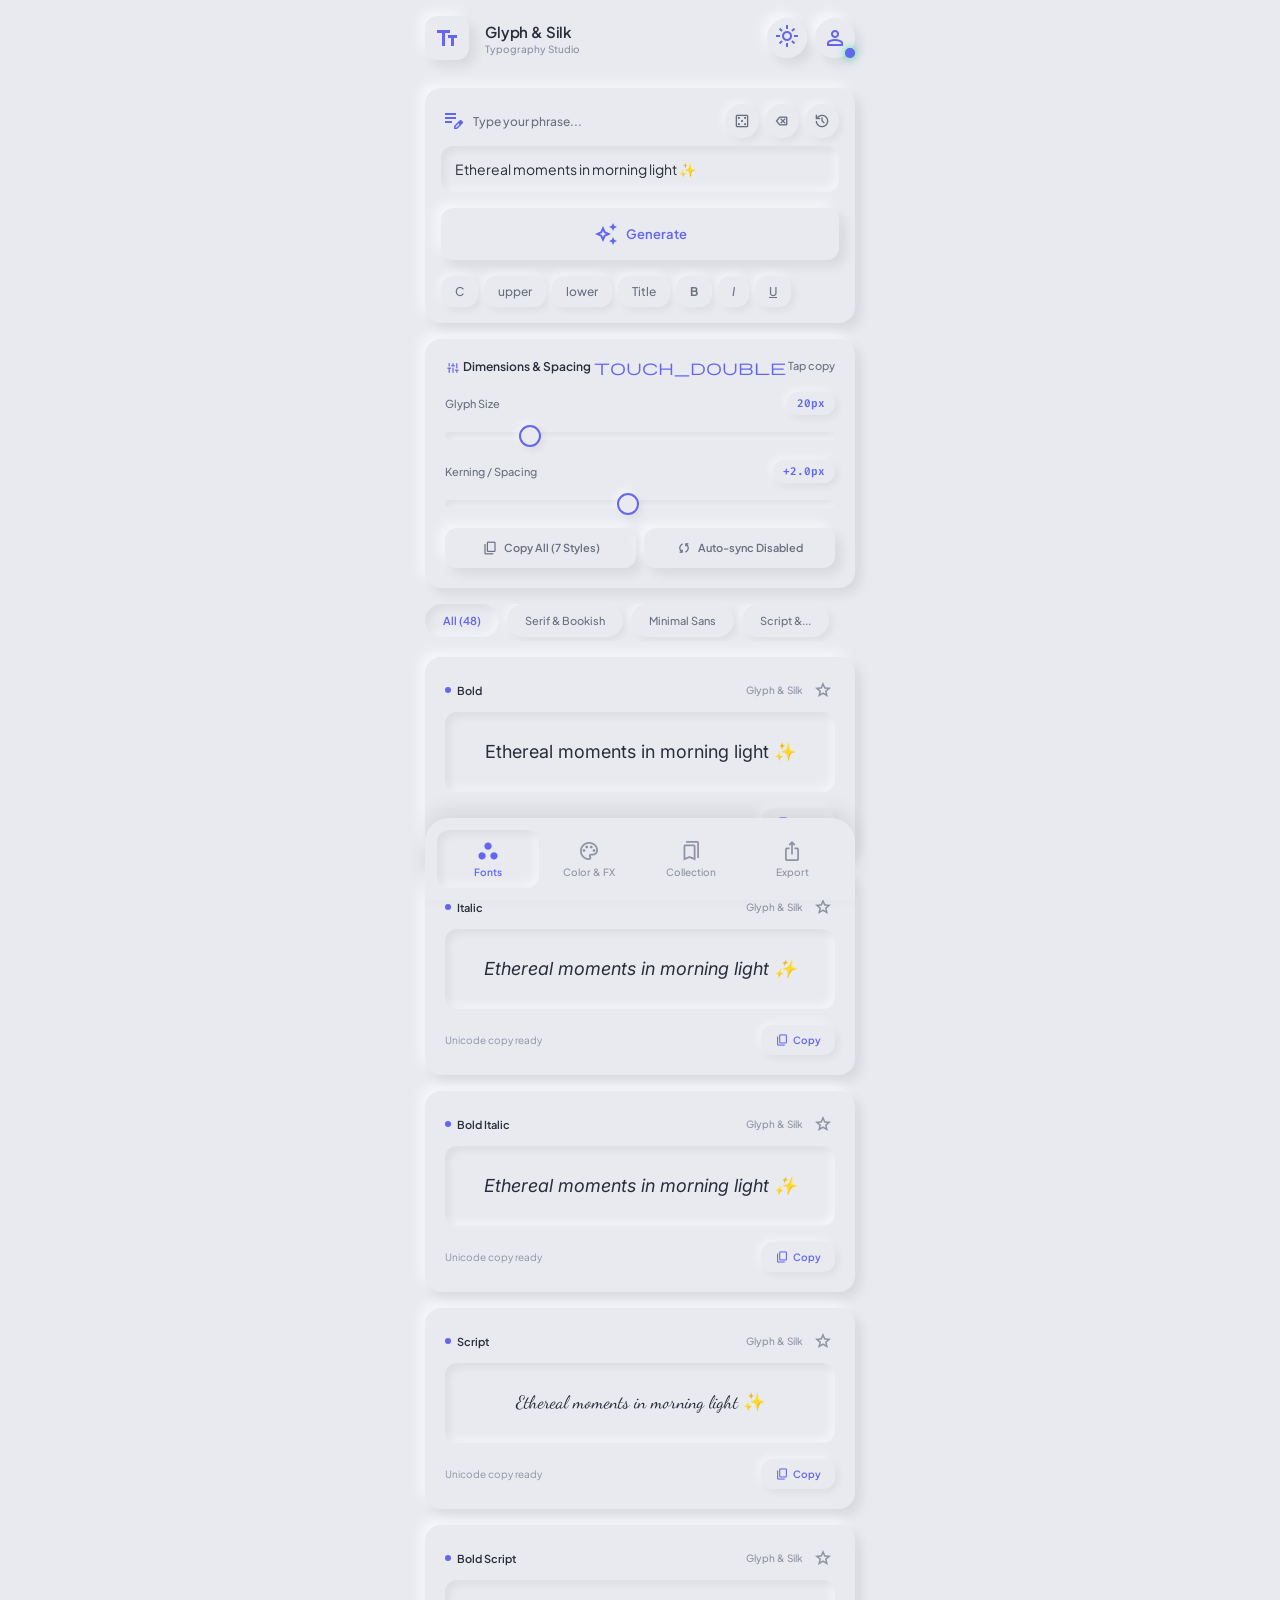
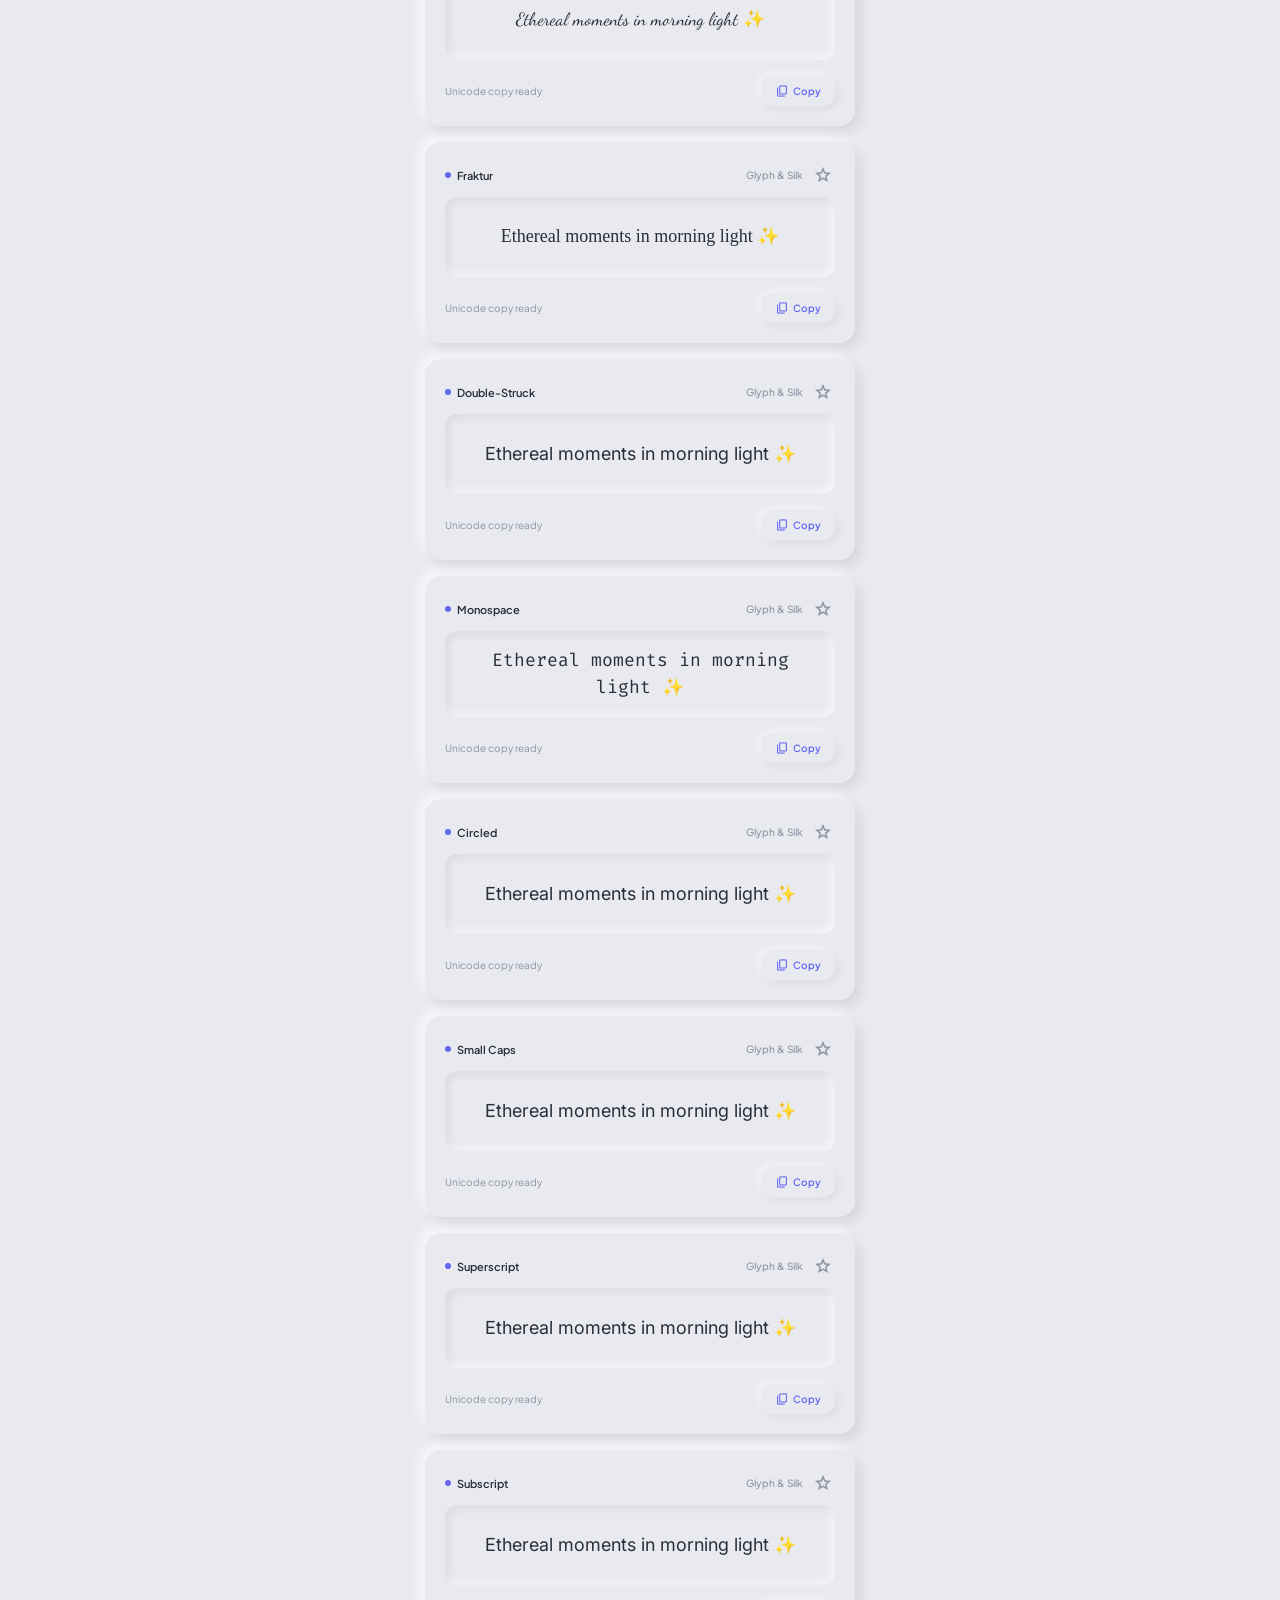
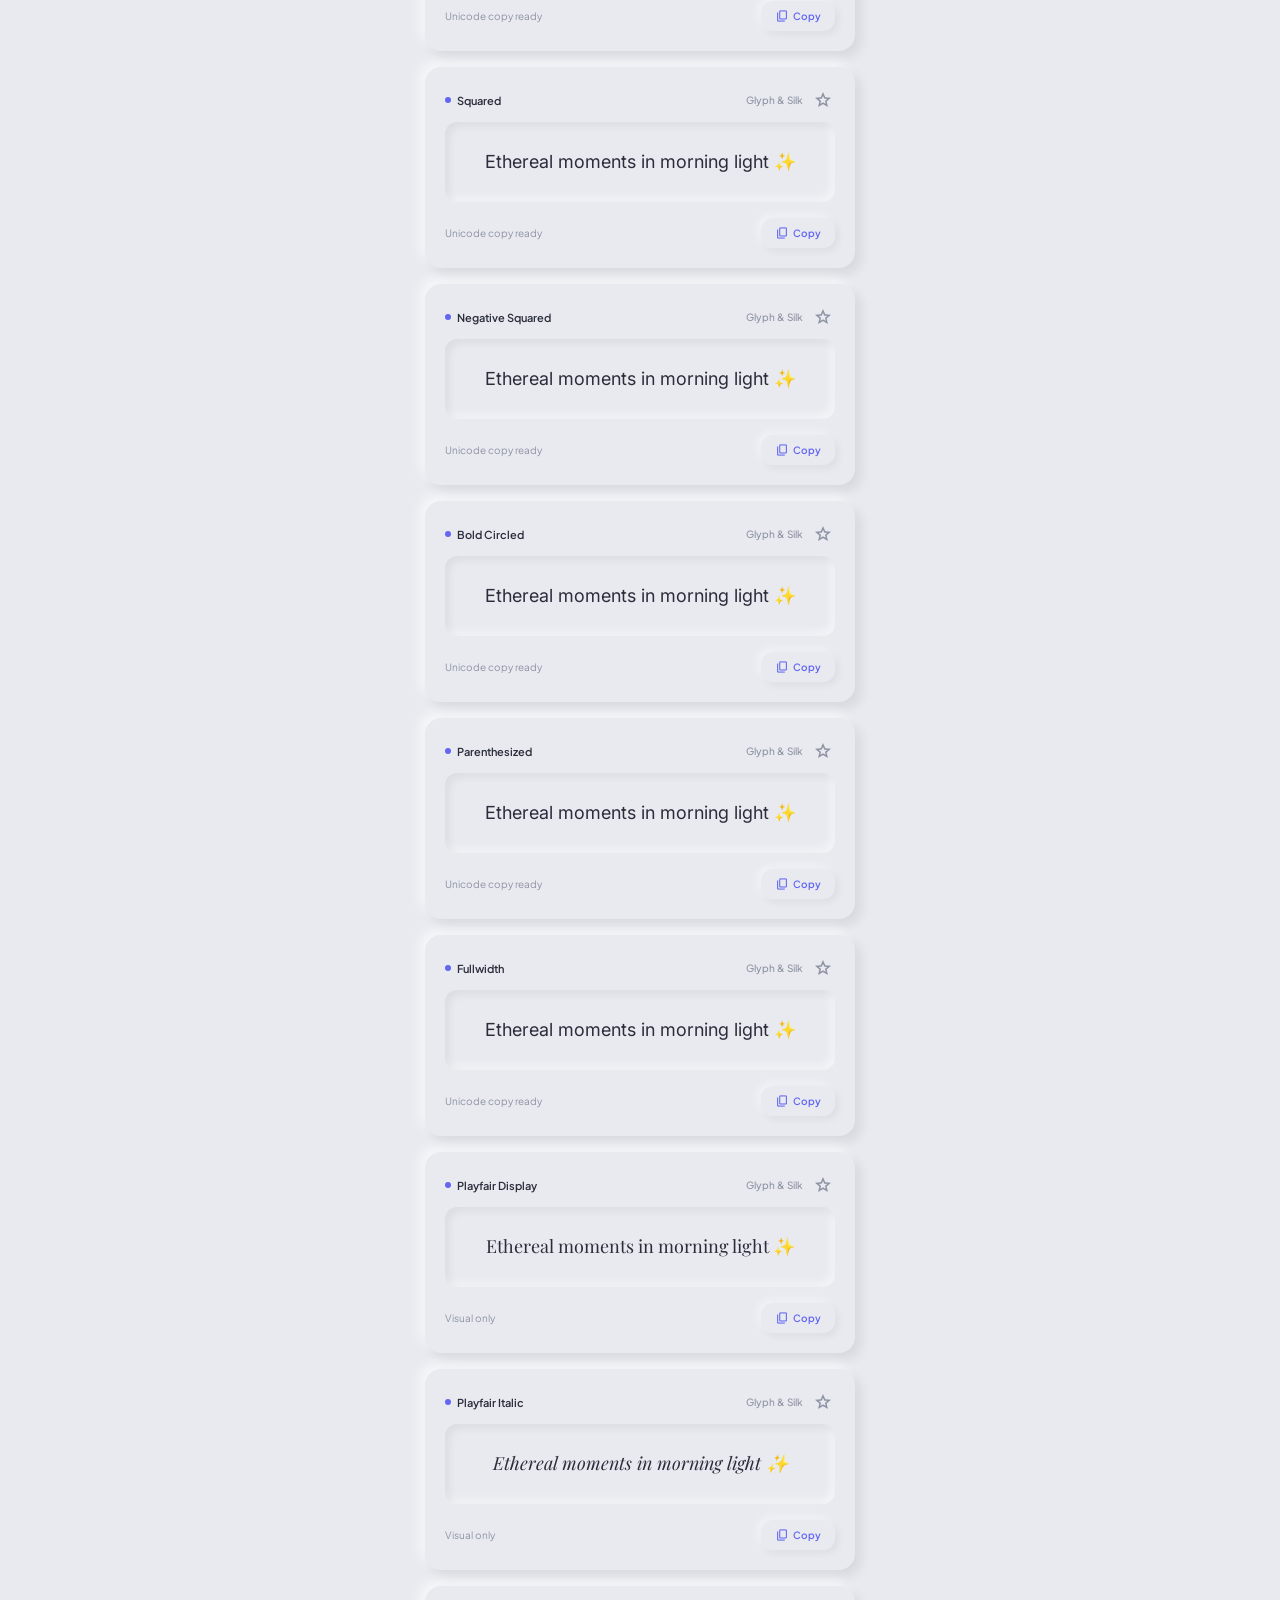
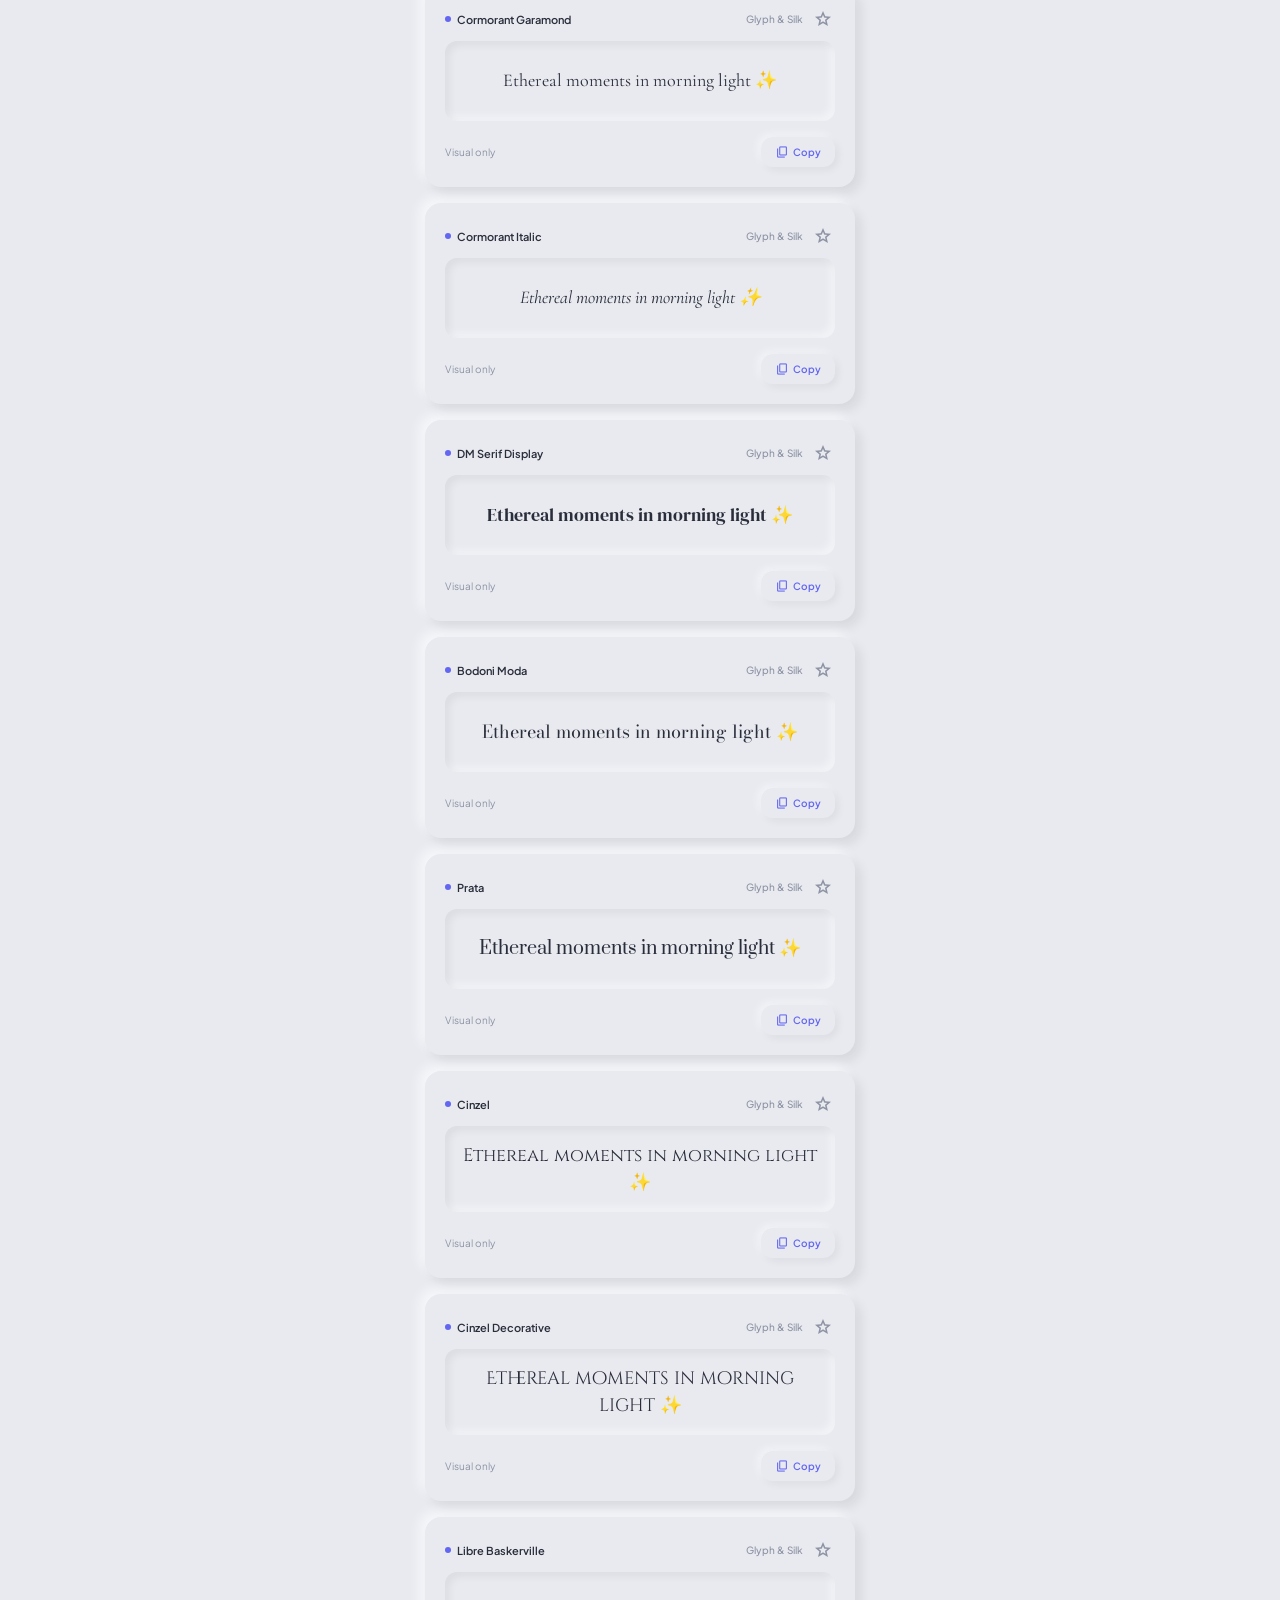
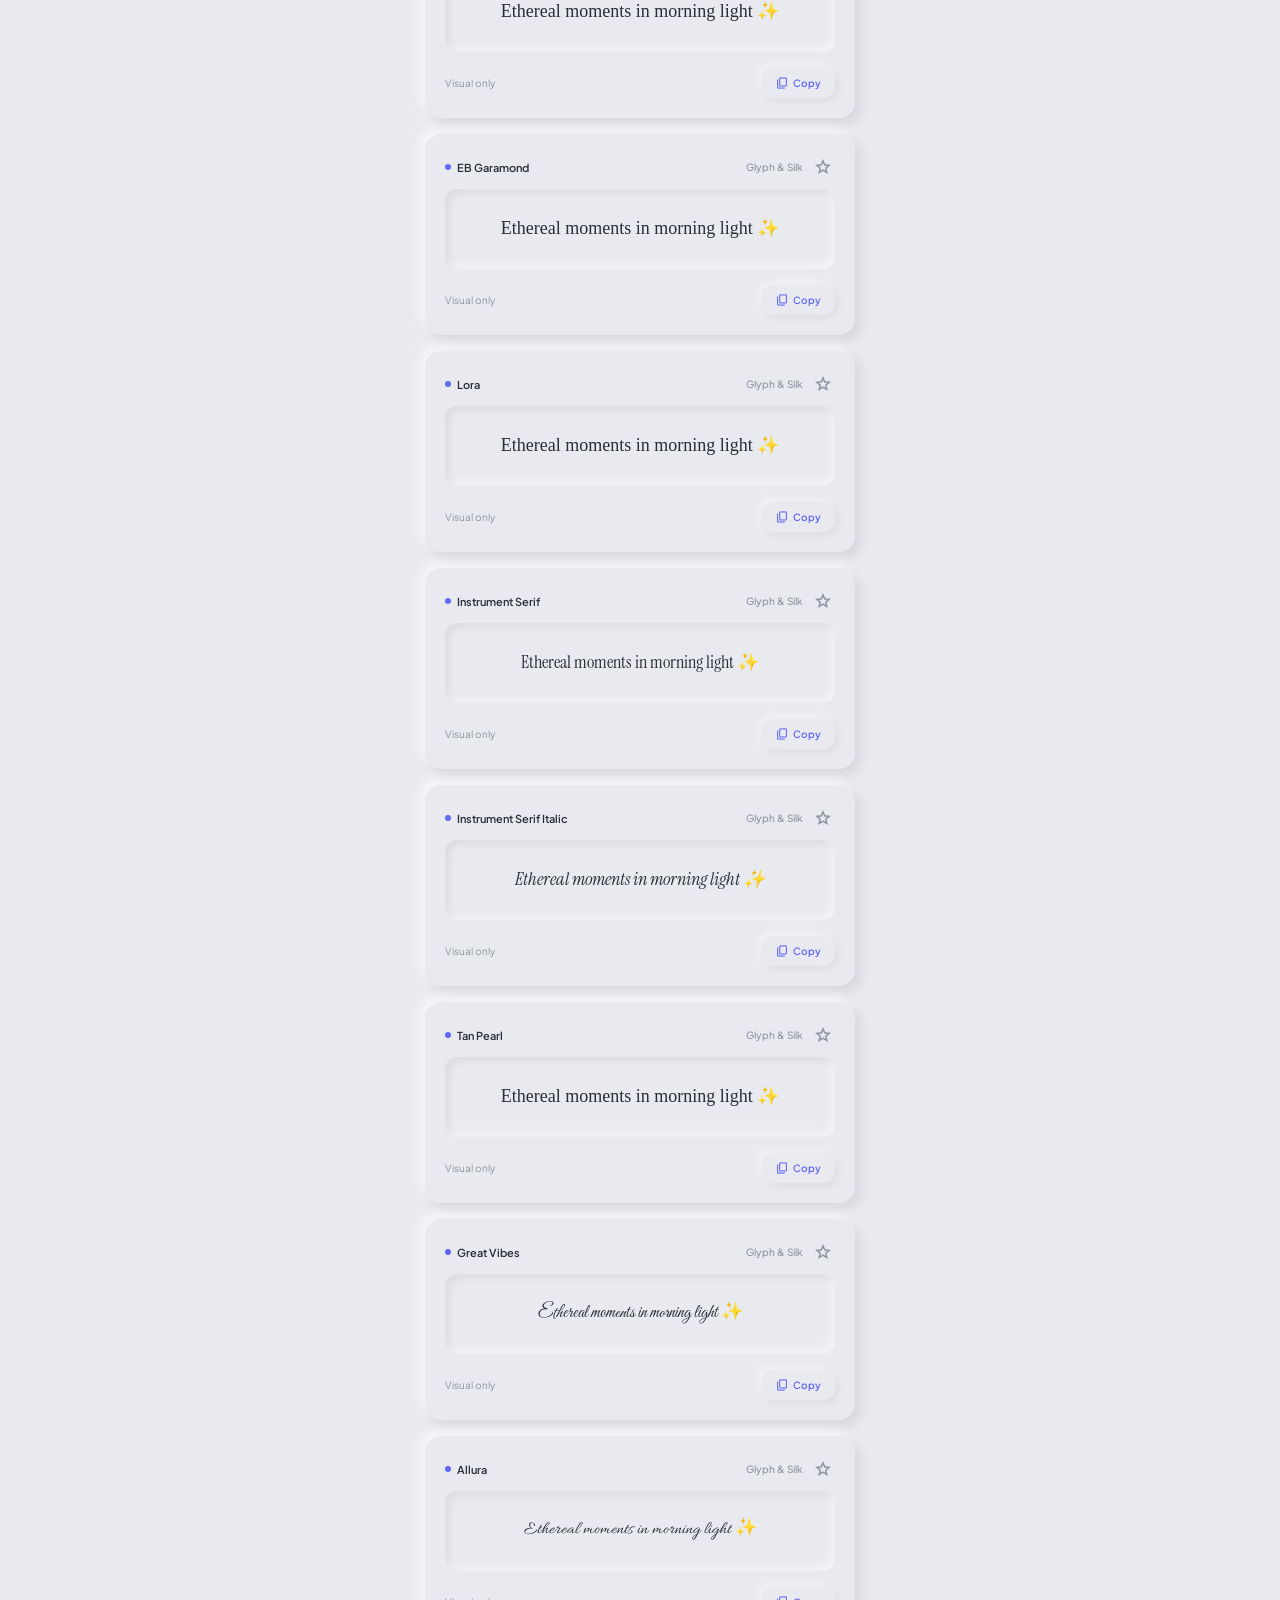
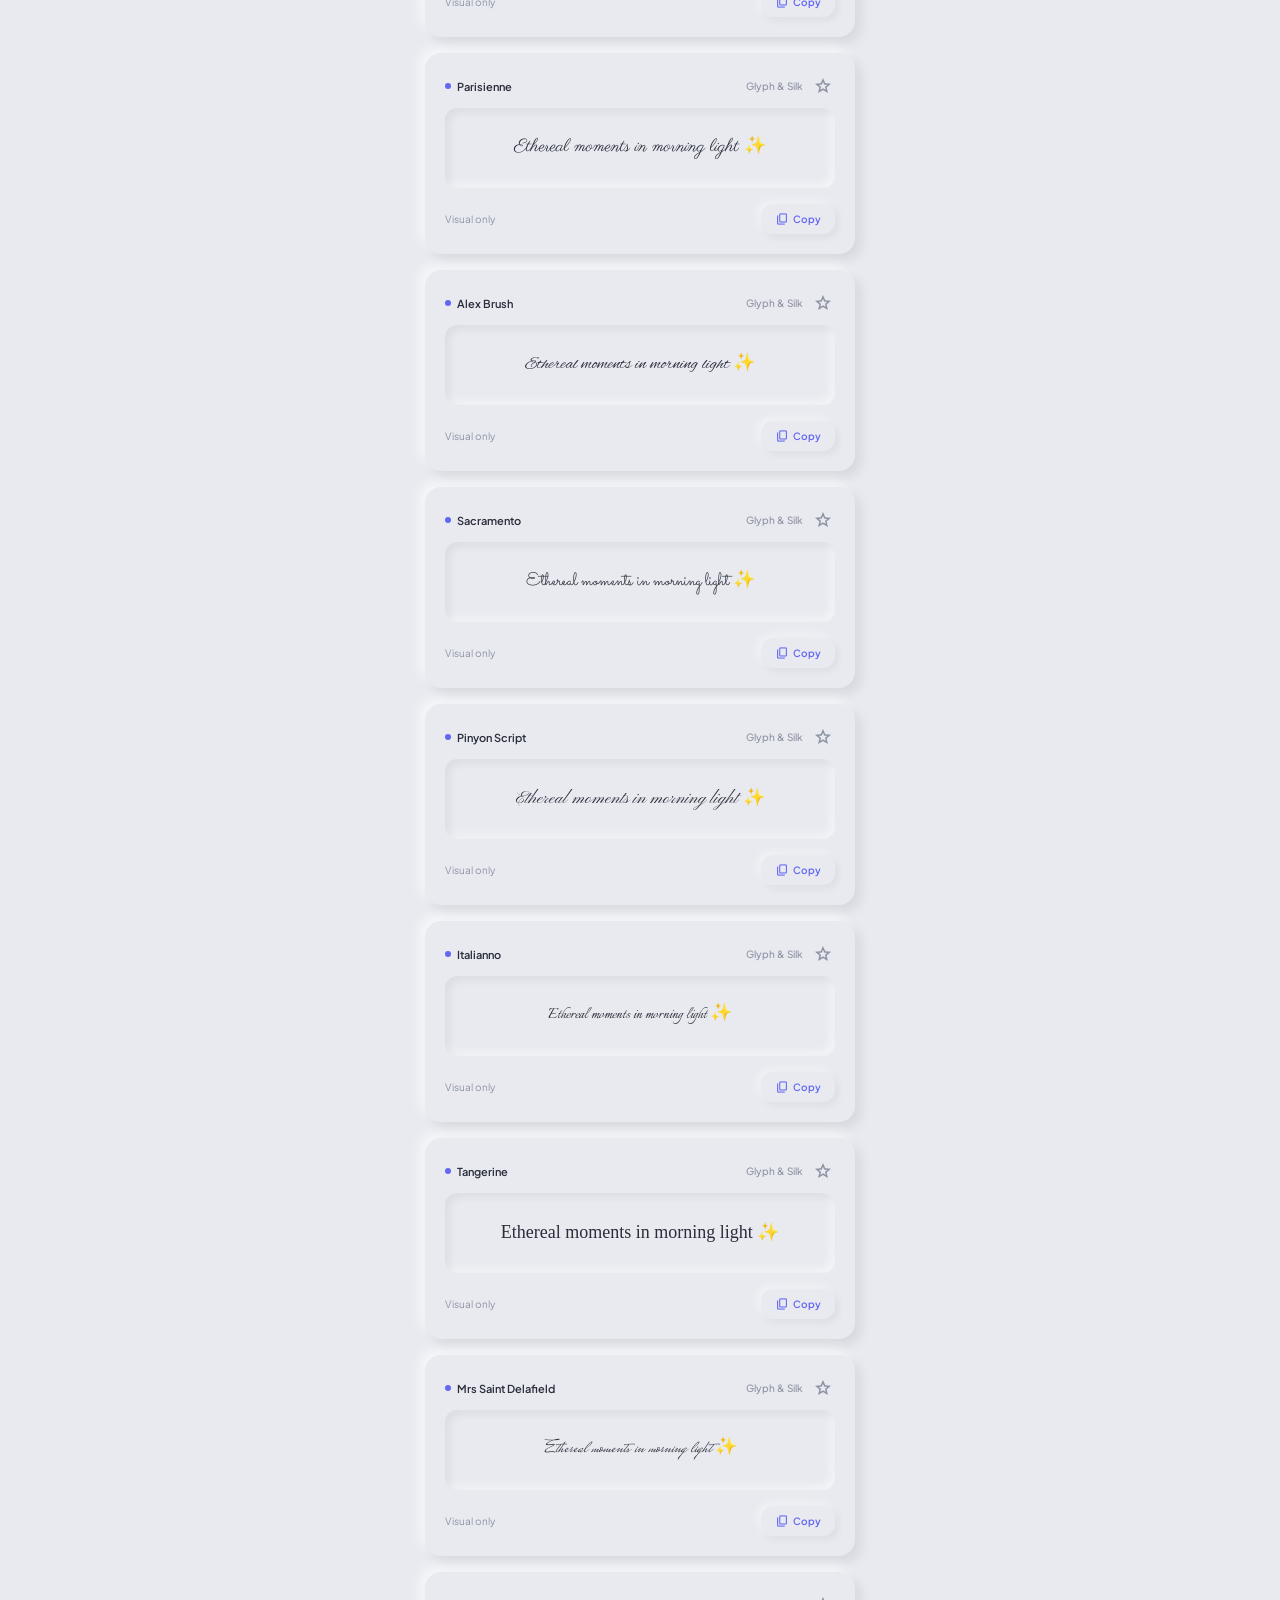
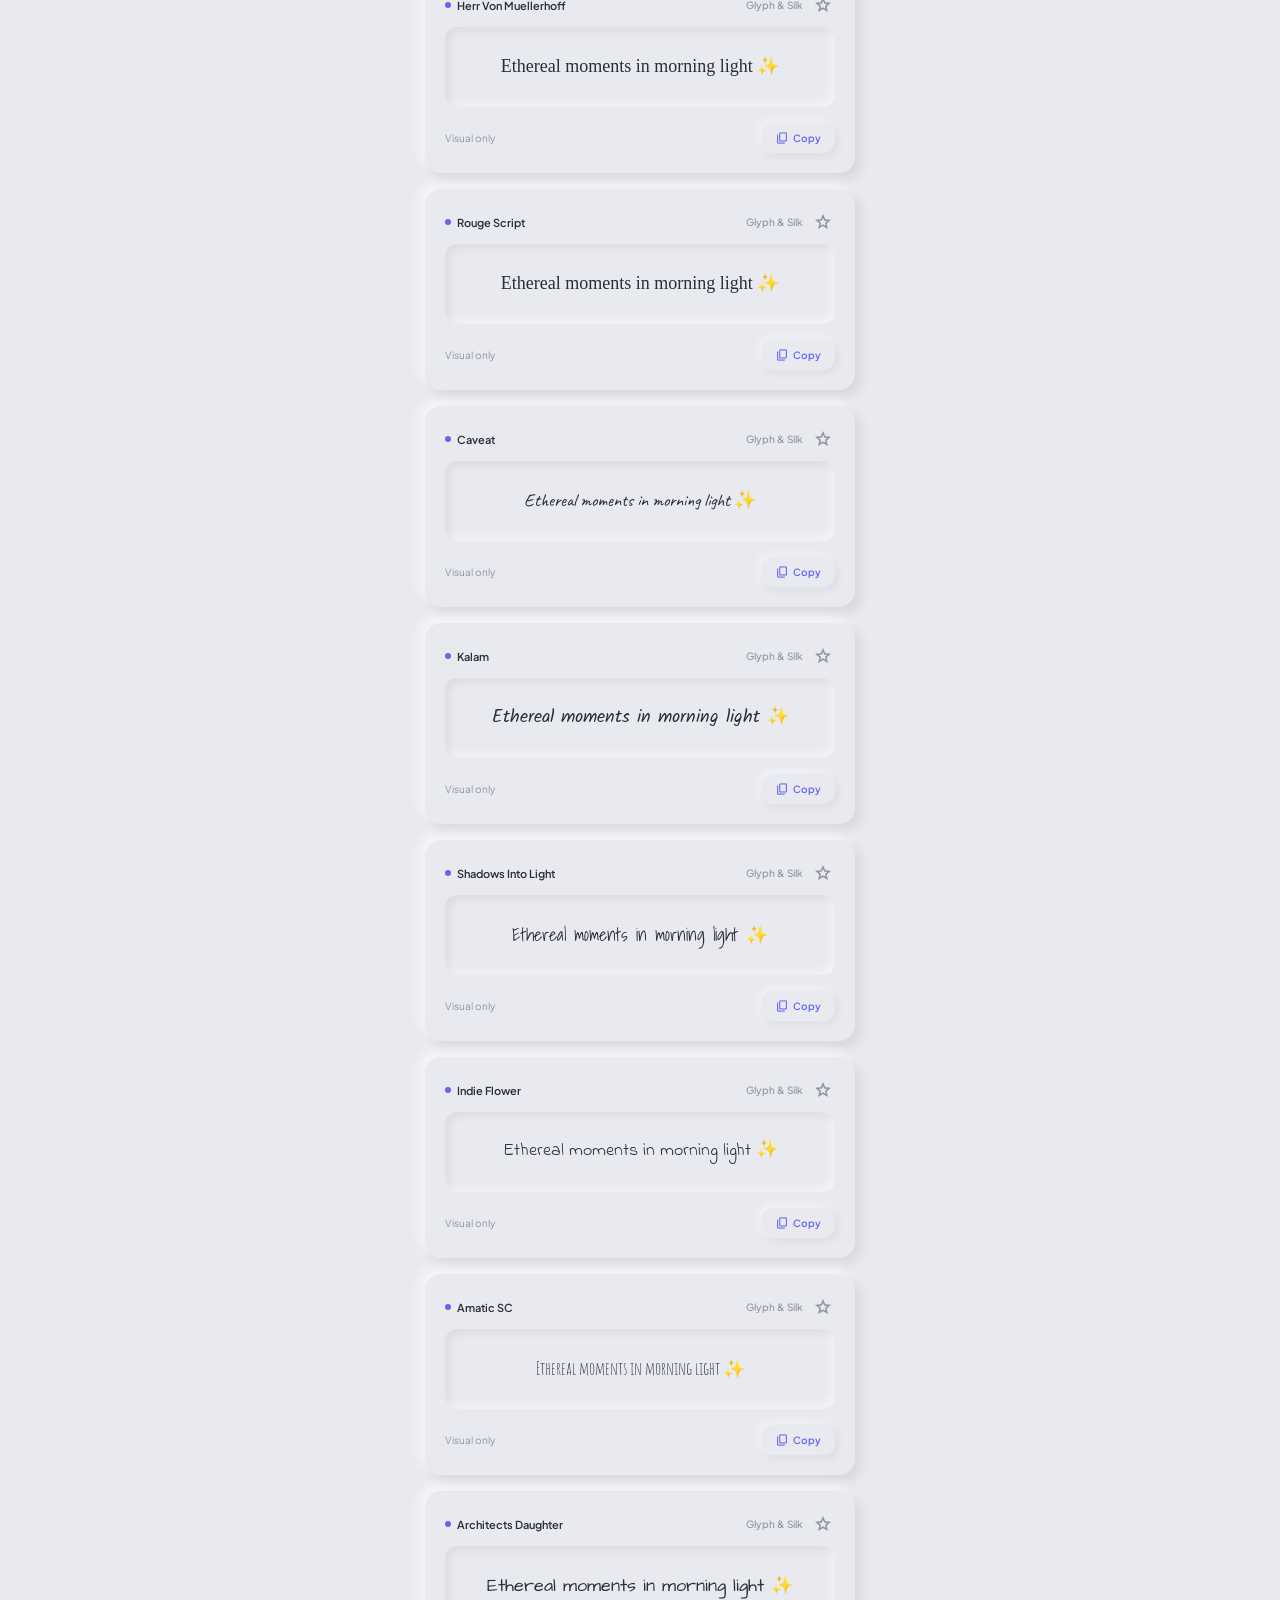
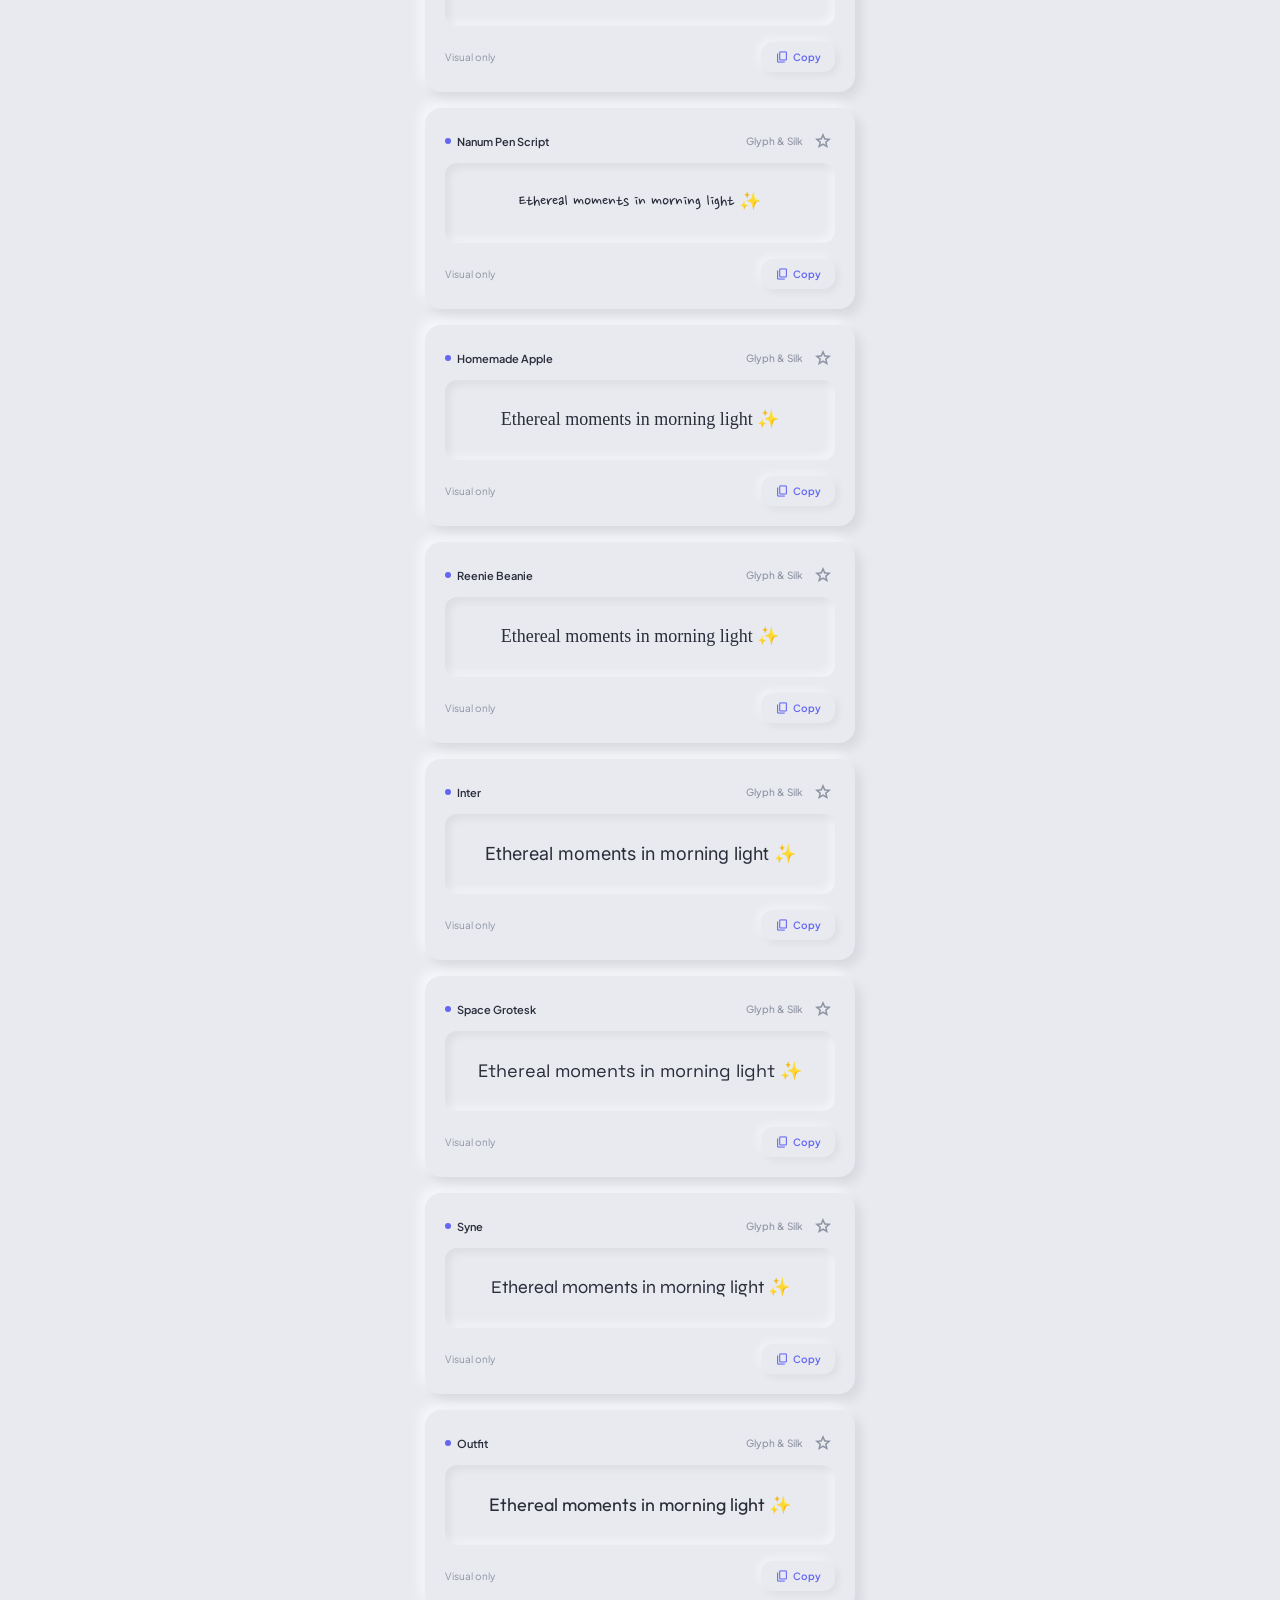
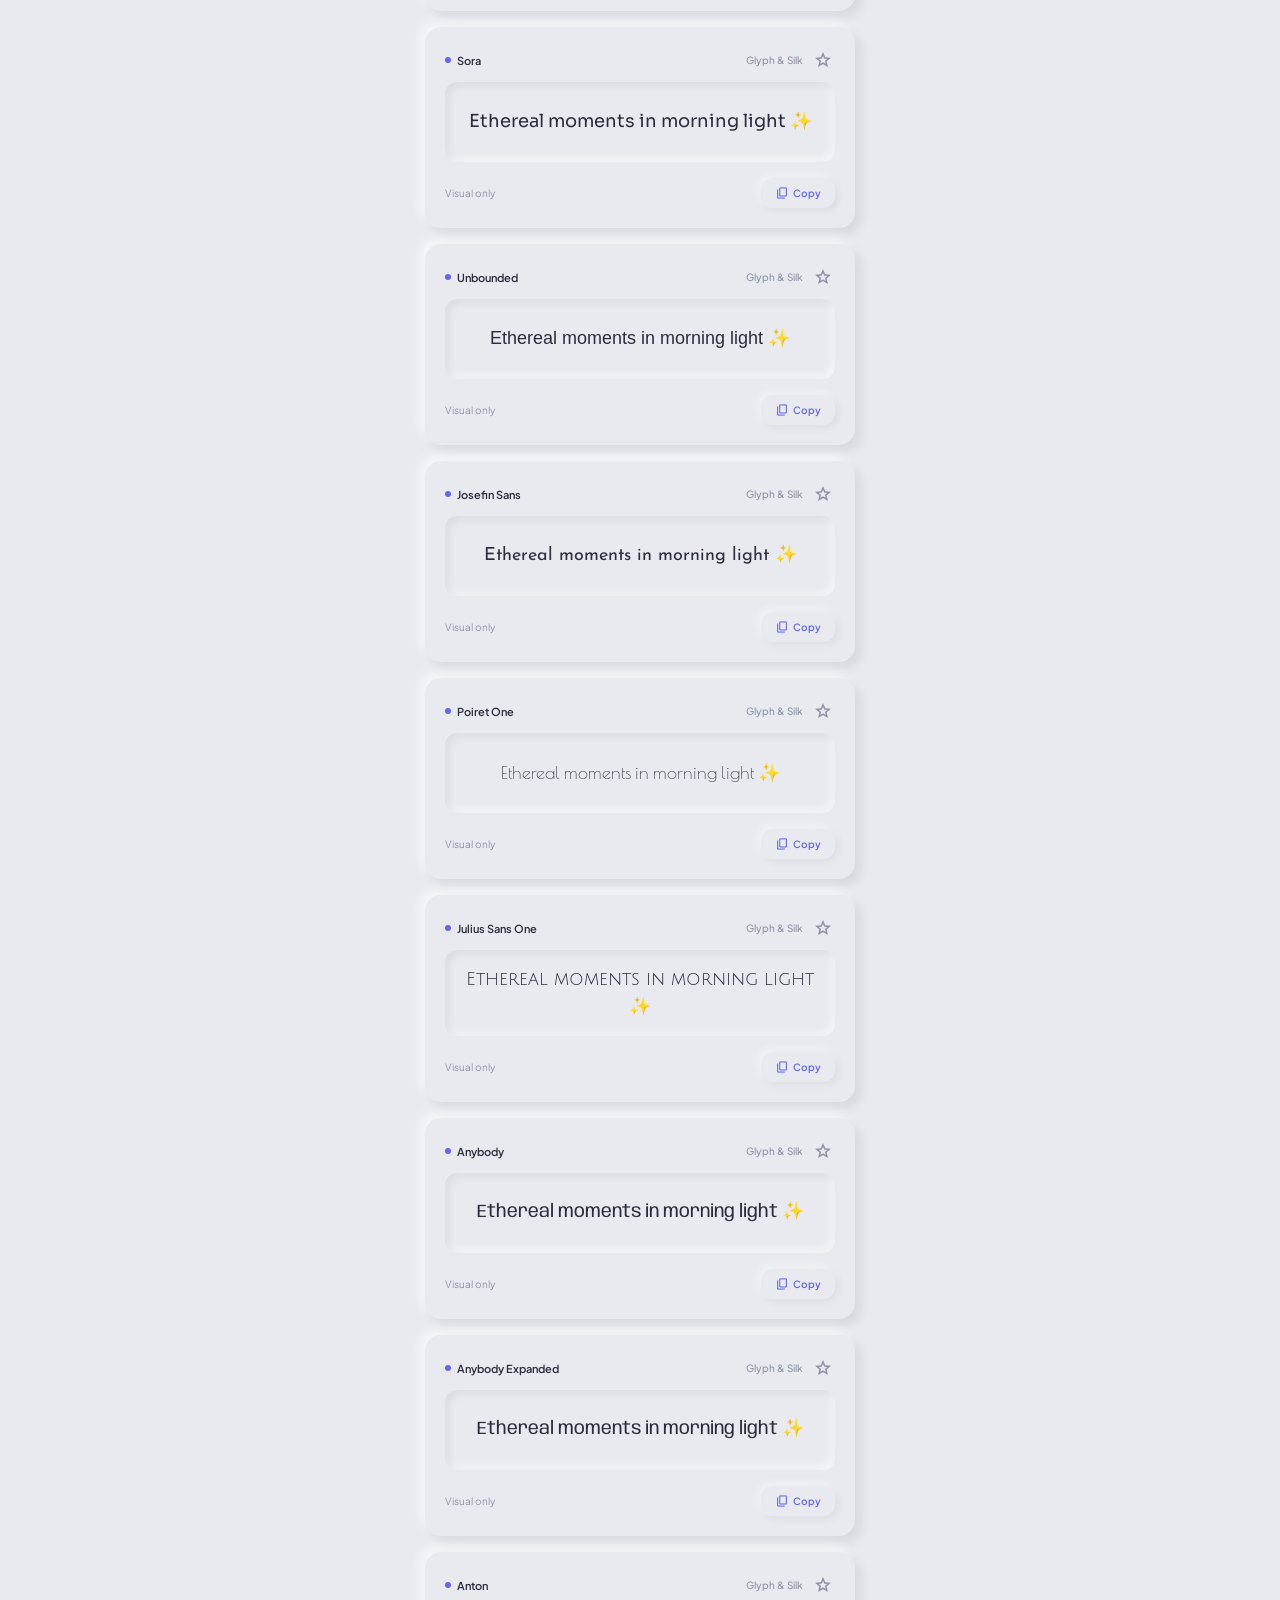
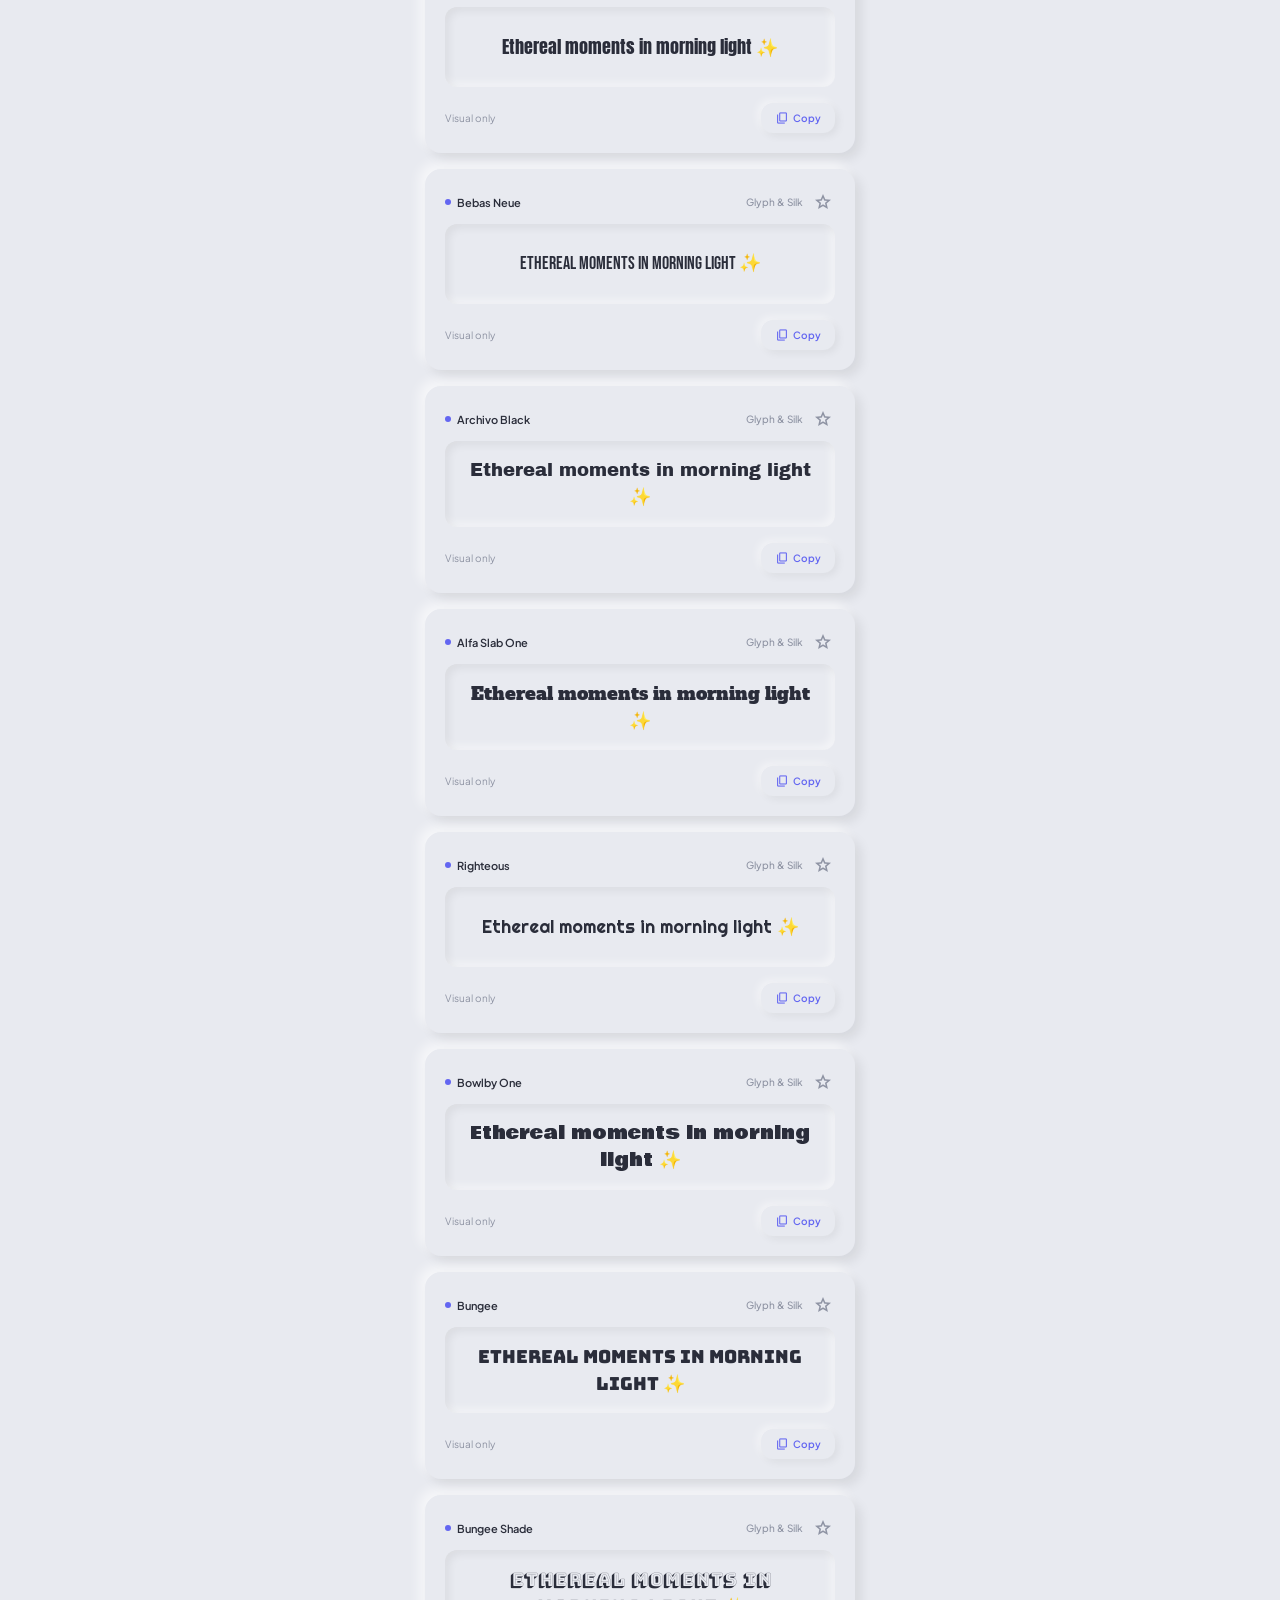
<file: index.html>
<!doctype html>
<html lang="en" data-theme="dark">
  <head>
    <meta charset="UTF-8" />
    <meta name="viewport" content="width=device-width, initial-scale=1.0" />
    <title>Glyph & Silk</title>
    <link rel="stylesheet" href="style.css" />

    <!-- Google Fonts -->
    <link
      rel="stylesheet"
      href="https://fonts.googleapis.com/css2?family=Material+Symbols+Outlined:opsz,wght,FILL,GRAD@24,400,0,0"
    />
    <link rel="preconnect" href="https://fonts.googleapis.com" />
    <link rel="preconnect" href="https://fonts.gstatic.com" crossorigin />
    <link
      href="https://fonts.googleapis.com/css2?family=Plus+Jakarta+Sans:wght@400;500;600;700&family=Playfair+Display:ital,wght@0,400;0,700;1,400&family=Fira+Code:wght@400;500&family=Dancing+Script:wght@400;700&family=DM+Serif+Display:ital@0;1&family=Space+Grotesk:wght@400;700&display=swap"
      rel="stylesheet"
    />
    <link rel="preconnect" href="https://fonts.googleapis.com" />
    <link rel="preconnect" href="https://fonts.gstatic.com" crossorigin />
    <link
      href="https://fonts.googleapis.com/css2?family=Alex+Brush&family=Alfa+Slab+One&family=Allura&family=Almendra&family=Amatic+SC&family=Anton&family=Anybody:wght@400;700&family=Architects+Daughter&family=Archivo+Black&family=Audiowide&family=Baloo+2&family=Bebas+Neue&family=Bodoni+Moda:ital@0;1&family=Bowlby+One&family=Bubblegum+Sans&family=Bungee&family=Bungee+Inline&family=Bungee+Outline&family=Bungee+Shade&family=Butcherman&family=Caveat&family=Chewy&family=Cinzel&family=Cinzel+Decorative&family=Codystar&family=Cormorant+Garamond:ital@0;1&family=Creepster&family=DM+Serif+Display:ital@0;1&family=Dancing+Script&family=Datatype&family=Faster+One&family=Fira+Code&family=Freckle+Face&family=Geist+Pixel&family=Geomini&family=Great+Vibes&family=Indie+Flower&family=Instrument+Serif:ital@0;1&family=Inter&family=Italianno&family=JetBrains+Mono&family=Josefin+Sans&family=Julius+Sans+One&family=Kalnia+Glaze&family=Kalam&family=Kranky&family=Major+Mono+Display&family=Metal+Mania&family=Metamorphous&family=Michroma&family=Miltonian&family=Mochiy+Pop+One&family=Modak&family=Monoton&family=Mrs+Saint+Delafield&family=Nanum+Pen+Script&family=Nosifer&family=Nova+Mono&family=Orbitron&family=Outfit&family=Parisienne&family=Passero+One&family=Pinyon+Script&family=Pirata+One&family=Playfair+Display:ital@0;1&family=Poiret+One&family=Prata&family=Righteous&family=Rubik+Glitch&family=Rubik+Moonrocks&family=Sacramento&family=Shadows+Into+Light&family=Silkscreen&family=Sniglet&family=Sora&family=Space+Grotesk&family=Space+Mono&family=Stardos+Stencil&family=Syncopate&family=Syne&family=TASA+Explorer&family=TASA+Orbitor&family=Tan+Pearl&family=Tangerine&family=Tilt+Neon&family=Tilt+Prism&family=Tilt+Warp&family=Unbounded&family=UnifrakturMaguntia&family=Varela+Round&family=Wallpoet&family=Zen+Dots&display=swap"
      rel="stylesheet"
    />
  </head>
  <body>
    <div class="app">
      <!-- HEADER -->
      <header class="header">
        <div class="header-left">
          <div class="logo">
            <span class="material-symbols-outlined">text_fields</span>
          </div>
          <div>
            <h1>Glyph & Silk</h1>
            <p>Typography Studio</p>
          </div>
        </div>
        <div class="header-right">
          <button class="theme-btn" id="themeToggle">
            <span class="material-symbols-outlined">dark_mode</span>
          </button>
          <div class="avatar">
            <span class="material-symbols-outlined">person</span>
            <span class="avatar-dot dot-live">
              <span class="dot-ping"></span>
            </span>
          </div>
        </div>
      </header>

      <!-- INPUT SECTION -->
      <div class="input-section">
        <div class="label-row">
          <div class="label-left">
            <span class="material-symbols-outlined label-icon">edit_note</span>
            <span class="label-text">Type your phrase...</span>
          </div>
          <div class="label-actions">
            <button class="icon-action" id="randomBtn" title="Random style">
              <span class="material-symbols-outlined">casino</span>
            </button>
            <button class="icon-action" id="clearBtn" title="Clear text">
              <span class="material-symbols-outlined">backspace</span>
            </button>
            <button class="icon-action" id="restoreBtn" title="Restore text">
              <span class="material-symbols-outlined">history</span>
            </button>
          </div>
        </div>

        <input
          type="text"
          id="textInput"
          class="input-box"
          placeholder="Enter the text..."
        />

        <button class="generate-btn" id="generateBtn">
          <span class="material-symbols-outlined">auto_awesome</span>
          Generate
        </button>

        <div class="formatting-row">
          <button class="fmt-btn" data-action="clear">C</button>
          <button class="fmt-btn" data-action="upper">upper</button>
          <button class="fmt-btn" data-action="lower">lower</button>
          <button class="fmt-btn" data-action="title">Title</button>
          <button class="fmt-btn" data-action="bold"><b>B</b></button>
          <button class="fmt-btn" data-action="italic"><i>I</i></button>
          <button class="fmt-btn" data-action="underline"><u>U</u></button>
        </div>
      </div>

      <!-- DIMENSIONS & SPACING -->
      <div class="card dimensions-card">
        <div class="card-header">
          <span>
            <span class="material-symbols-outlined">instant_mix</span>
            Dimensions & Spacing
          </span>
          <span class="tap-copy">
            <span class="material-symbols-outlined">touch_double</span>
            Tap copy
          </span>
        </div>

        <div class="slider-group">
          <div class="slider-label">
            <span>Glyph Size</span>
            <span class="value-badge" id="glyphSizeVal">20px</span>
          </div>
          <input
            type="range"
            id="glyphSize"
            min="10"
            max="60"
            value="20"
            class="slider"
          />
        </div>

        <div class="slider-group">
          <div class="slider-label">
            <span>Kerning / Spacing</span>
            <span class="value-badge" id="kerningVal">+2.0px</span>
          </div>
          <input
            id="kerning"
            type="range"
            min="-5"
            max="10"
            value="2"
            step="0.5"
            class="slider"
          />
        </div>

        <div class="button-row">
          <button class="copy-all-btn" id="copyAllBtn">
            <span class="material-symbols-outlined">content_copy</span>
            Copy All (7 Styles)
          </button>
          <button class="auto-sync-btn">
            <span class="material-symbols-outlined">sync</span>
            Auto-sync Disabled
          </button>
        </div>
      </div>

      <!-- FILTER TABS -->
      <div class="filter-tabs">
        <button class="active">All (48)</button>
        <button>Serif & Bookish</button>
        <button>Minimal Sans</button>
        <button>Script &...</button>
      </div>

      <!-- FONT LIST -->
      <div class="font-list" id="fontList"></div>

      <!-- BOTTOM TIP -->
      <div class="bottom-tip">
        <span class="material-symbols-outlined">emoji_objects</span>
        <span>
          Tap <b>Copy</b> for direct clipboard sync • Tap <b>Heart</b> to save
        </span>
      </div>

      <!-- BOTTOM NAV -->
      <nav class="bottom-nav">
        <a href="index.html" class="nav-item active">
          <span>
            <span class="material-symbols-outlined">atr</span>
          </span>
          <p>Fonts</p>
        </a>

        <a href="indexTheme.html" class="nav-item">
          <span>
            <span class="material-symbols-outlined">palette</span>
          </span>
          <p>Color & FX</p>
        </a>

        <a href="indexCollection.html" class="nav-item">
          <span>
            <span class="material-symbols-outlined">bookmarks</span>
          </span>
          <p>Collection</p>
        </a>
        <div class="nav-item">
          <span>
            <span class="material-symbols-outlined">ios_share</span>
          </span>
          <p>Export</p>
        </div>
      </nav>
    </div>

    <script src="script.js"></script>
  </body>
</html>
</file>
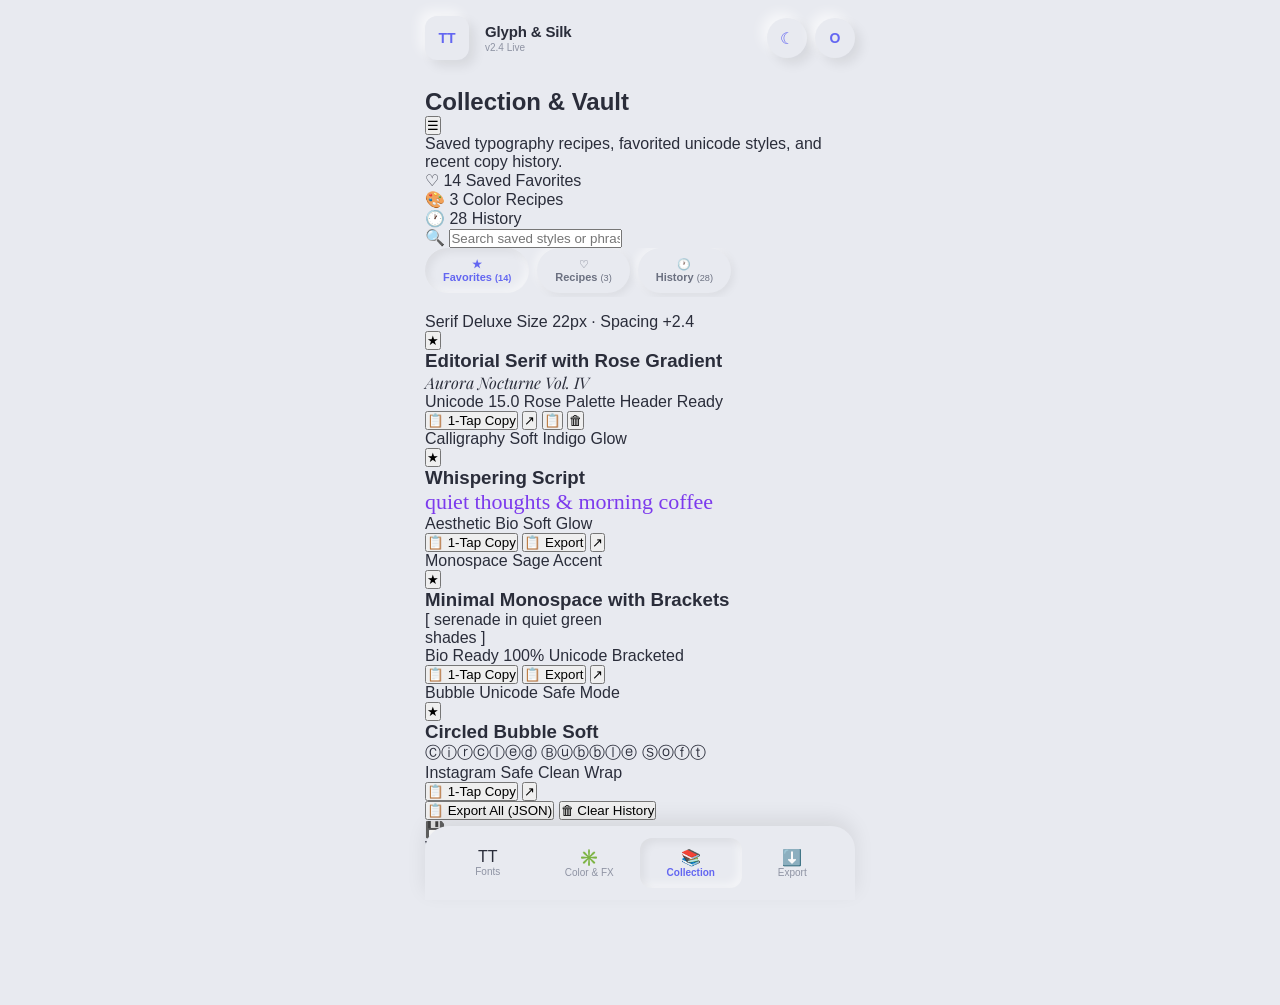
<file: index02.html>
<!doctype html>
<html lang="en">
  <head>
    <meta charset="UTF-8" />
    <meta name="viewport" content="width=device-width, initial-scale=1.0" />
    <title>Glyph & Silk - Collection</title>
    <link rel="stylesheet" href="style.css" />
    <!-- Google Fonts -->
    <link rel="preconnect" href="https://fonts.googleapis.com" />
    <link rel="preconnect" href="https://fonts.gstatic.com" crossorigin />
    <link
      href="https://fonts.googleapis.com/css2?family=DM+Serif+Display:ital@0;1&family=Fira+Code:wght@400;500&family=Inter:wght@400;500;600;700&family=Playfair+Display:ital,wght@0,400;0,700;1,400&family=Space+Grotesk:wght@400;500;600;700&display=swap"
      rel="stylesheet"
    />
  </head>
  <body>
    <div class="app">
      <!-- HEADER -->
      <header class="header">
        <div class="header-left">
          <div class="logo">TT</div>
          <div>
            <h1>Glyph & Silk</h1>
            <p>v2.4 Live</p>
          </div>
        </div>
        <div class="header-right">
          <button class="theme-btn">☾</button>
          <div class="avatar">O</div>
        </div>
      </header>

      <!-- TITLE SECTION -->
      <div class="title-section">
        <div class="title-row">
          <h2>Collection & Vault</h2>
          <button class="filter-btn">☰</button>
        </div>
        <p class="subtitle">
          Saved typography recipes, favorited unicode styles, and recent copy
          history.
        </p>
      </div>

      <!-- STATS PILLS -->
      <div class="stats-row">
        <div class="stat-pill">
          <span class="icon">♡</span> 14 Saved Favorites
        </div>
        <div class="stat-pill">
          <span class="icon">🎨</span> 3 Color Recipes
        </div>
        <div class="stat-pill"><span class="icon">🕐</span> 28 History</div>
      </div>

      <!-- SEARCH BAR -->
      <div class="search-bar">
        <span class="search-icon">🔍</span>
        <input type="text" placeholder="Search saved styles or phrases..." />
      </div>

      <!-- FILTER TABS -->
      <div class="filter-tabs">
        <button class="active">
          <span class="icon">★</span>
          <div>
            <strong>Favorites</strong>
            <small>(14)</small>
          </div>
        </button>
        <button>
          <span class="icon">♡</span>
          <div>
            <strong>Recipes</strong>
            <small>(3)</small>
          </div>
        </button>
        <button>
          <span class="icon">🕐</span>
          <div>
            <strong>History</strong>
            <small>(28)</small>
          </div>
        </button>
      </div>

      <!-- CARD 1: Editorial Serif -->
      <div class="vault-card">
        <div class="card-top">
          <div class="tags">
            <span class="tag">Serif Deluxe</span>
            <span class="tag">Size 22px · Spacing +2.4</span>
          </div>
          <button class="star-btn">★</button>
        </div>
        <h3>Editorial Serif with Rose Gradient</h3>
        <div class="preview-box editorial-serif">Aurora Nocturne Vol. IV</div>
        <div class="tags-row">
          <span class="tag">Unicode 15.0</span>
          <span class="tag">Rose Palette</span>
          <span class="tag">Header Ready</span>
        </div>
        <div class="action-row">
          <button class="copy-btn">📋 1-Tap Copy</button>
          <button class="icon-btn">↗</button>
          <button class="icon-btn">📋</button>
          <button class="icon-btn delete">🗑</button>
        </div>
      </div>

      <!-- CARD 2: Whispering Script -->
      <div class="vault-card">
        <div class="card-top">
          <div class="tags">
            <span class="tag">Calligraphy</span>
            <span class="tag">Soft Indigo Glow</span>
          </div>
          <button class="star-btn">★</button>
        </div>
        <h3>Whispering Script</h3>
        <div class="preview-box whispering-script">
          quiet thoughts & morning coffee
        </div>
        <div class="tags-row">
          <span class="tag">Aesthetic Bio</span>
          <span class="tag">Soft Glow</span>
        </div>
        <div class="action-row">
          <button class="copy-btn">📋 1-Tap Copy</button>
          <button class="icon-btn">📋 Export</button>
          <button class="icon-btn">↗</button>
        </div>
      </div>

      <!-- CARD 3: Minimal Monospace -->
      <div class="vault-card">
        <div class="card-top">
          <div class="tags">
            <span class="tag">Monospace</span>
            <span class="tag">Sage Accent</span>
          </div>
          <button class="star-btn">★</button>
        </div>
        <h3>Minimal Monospace with Brackets</h3>
        <div class="preview-box monospace">
          [ serenade in quiet green<br />shades ]
        </div>
        <div class="tags-row">
          <span class="tag">Bio Ready</span>
          <span class="tag">100% Unicode</span>
          <span class="tag">Bracketed</span>
        </div>
        <div class="action-row">
          <button class="copy-btn">📋 1-Tap Copy</button>
          <button class="icon-btn">📋 Export</button>
          <button class="icon-btn">↗</button>
        </div>
      </div>

      <!-- CARD 4: Circled Bubble -->
      <div class="vault-card">
        <div class="card-top">
          <div class="tags">
            <span class="tag">Bubble Unicode</span>
            <span class="tag">Safe Mode</span>
          </div>
          <button class="star-btn">★</button>
        </div>
        <h3>Circled Bubble Soft</h3>
        <div class="preview-box circled-bubble">Ⓒⓘⓡⓒⓛⓔⓓ Ⓑⓤⓑⓑⓛⓔ Ⓢⓞⓕⓣ</div>
        <div class="tags-row">
          <span class="tag">Instagram Safe</span>
          <span class="tag">Clean Wrap</span>
        </div>
        <div class="action-row">
          <button class="copy-btn">📋 1-Tap Copy</button>
          <button class="icon-btn">↗</button>
        </div>
      </div>

      <!-- BOTTOM BUTTONS -->
      <div class="bottom-actions">
        <button class="export-btn">📋 Export All (JSON)</button>
        <button class="clear-btn">🗑 Clear History</button>
      </div>

      <!-- VAULT STATUS -->
      <div class="vault-status">
        <div class="status-icon">💾</div>
        <div>
          <strong>Vault Status: In-Memory & Local</strong>
          <p>
            Synced locally · Works offline · Long-press any card to copy instant
            bio snippet.
          </p>
        </div>
      </div>

      <!-- BOTTOM NAV -->
      <nav class="bottom-nav">
        <div class="nav-item">
          <span>TT</span>
          <p>Fonts</p>
        </div>
        <div class="nav-item">
          <span>✳️</span>
          <p>Color & FX</p>
        </div>
        <div class="nav-item active">
          <span>📚</span>
          <p>Collection</p>
        </div>
        <div class="nav-item">
          <span>⬇️</span>
          <p>Export</p>
        </div>
      </nav>
    </div>
  </body>
</html>
</file>
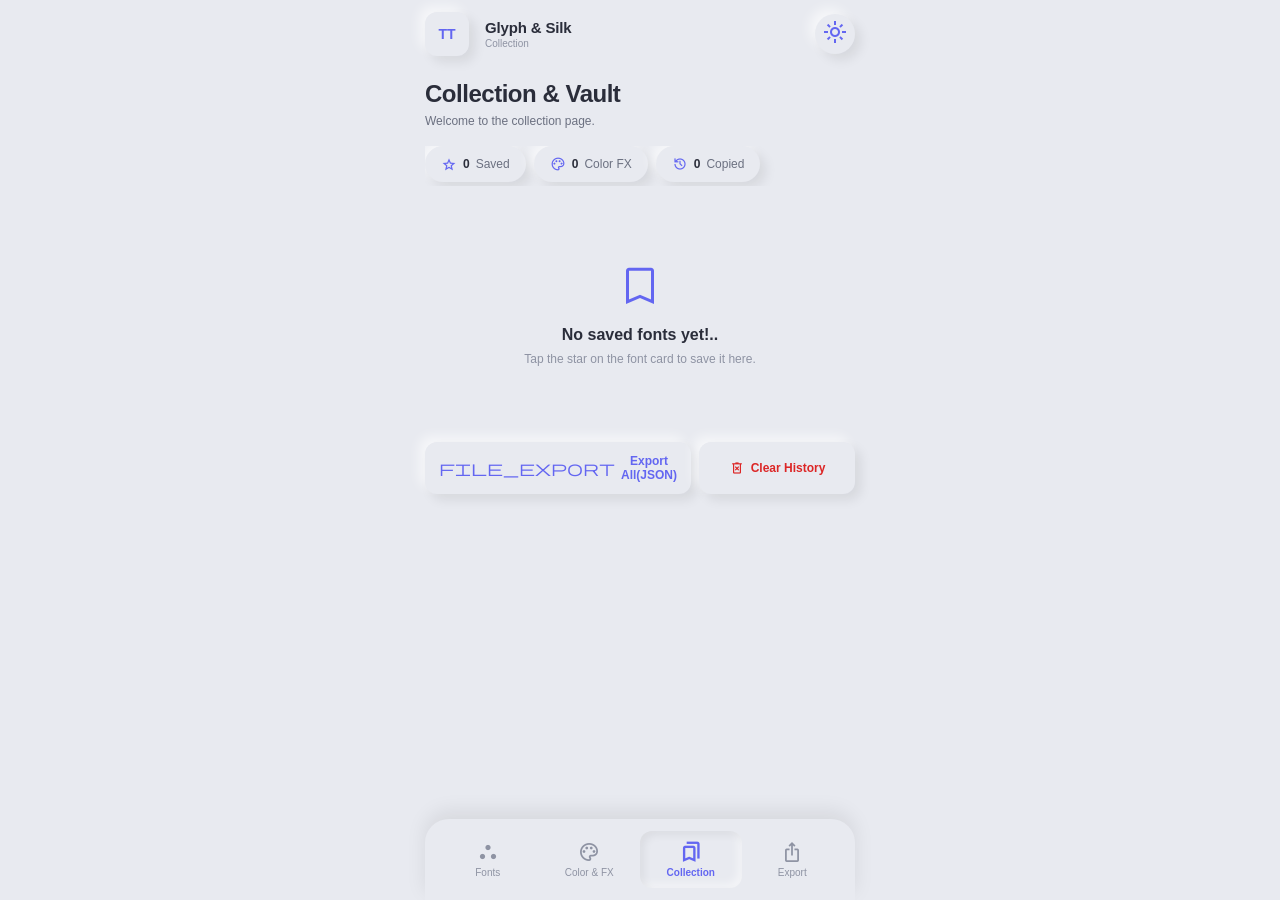
<file: indexCollection.html>
<!doctype html>
<html lang="en" data-theme="dark">
  <head>
    <meta charset="UTF-8" />
    <meta name="viewport" content="width=device-width, initial-scale=1.0" />
    <title>Glyph & Silk - Collection</title>
    <link rel="stylesheet" href="styleCollection.css" />
    <link rel="preconnect" href="https://fonts.googleapis.com" />
    <link rel="preconnect" href="https://fonts.gstatic.com" crossorigin />
    <link
      href="https://fonts.googleapis.com/css2?family=Alex+Brush&family=Alfa+Slab+One&family=Allura&family=Almendra&family=Amatic+SC&family=Anton&family=Anybody:wght@400;700&family=Architects+Daughter&family=Archivo+Black&family=Audiowide&family=Baloo+2&family=Bebas+Neue&family=Bodoni+Moda:ital@0;1&family=Bowlby+One&family=Bubblegum+Sans&family=Bungee&family=Bungee+Inline&family=Bungee+Outline&family=Bungee+Shade&family=Butcherman&family=Caveat&family=Chewy&family=Cinzel&family=Cinzel+Decorative&family=Codystar&family=Cormorant+Garamond:ital@0;1&family=Creepster&family=DM+Serif+Display:ital@0;1&family=Dancing+Script&family=Datatype&family=Faster+One&family=Fira+Code&family=Freckle+Face&family=Geist+Pixel&family=Geomini&family=Great+Vibes&family=Indie+Flower&family=Instrument+Serif:ital@0;1&family=Inter&family=Italianno&family=JetBrains+Mono&family=Josefin+Sans&family=Julius+Sans+One&family=Kalnia+Glaze&family=Kalam&family=Kranky&family=Major+Mono+Display&family=Metal+Mania&family=Metamorphous&family=Michroma&family=Miltonian&family=Mochiy+Pop+One&family=Modak&family=Monoton&family=Mrs+Saint+Delafield&family=Nanum+Pen+Script&family=Nosifer&family=Nova+Mono&family=Orbitron&family=Outfit&family=Parisienne&family=Passero+One&family=Pinyon+Script&family=Pirata+One&family=Playfair+Display:ital@0;1&family=Poiret+One&family=Prata&family=Righteous&family=Rubik+Glitch&family=Rubik+Moonrocks&family=Sacramento&family=Shadows+Into+Light&family=Silkscreen&family=Sniglet&family=Sora&family=Space+Grotesk&family=Space+Mono&family=Stardos+Stencil&family=Syncopate&family=Syne&family=TASA+Explorer&family=TASA+Orbitor&family=Tan+Pearl&family=Tangerine&family=Tilt+Neon&family=Tilt+Prism&family=Tilt+Warp&family=Unbounded&family=UnifrakturMaguntia&family=Varela+Round&family=Wallpoet&family=Zen+Dots&display=swap"
      rel="stylesheet"
    />
    <link
      rel="stylesheet"
      href="https://fonts.googleapis.com/css2?family=Material+Symbols+Outlined:opsz,wght,FILL,GRAD@24,400,0,0"
    />
  </head>
  <body>
    <div class="app">
      <header class="header">
        <div class="header-left">
          <div class="logo">TT</div>
          <div>
            <h1>Glyph & Silk</h1>
            <p>Collection</p>
          </div>
        </div>
        <div class="header-right">
          <button class="theme-btn" id="themeToggle">
            <span class="material-symbols-outlined">dark_mode</span>
          </button>
        </div>
      </header>

      <div class="title-section">
        <h2>Collection & Vault</h2>
        <p class="subtitle">Welcome to the collection page.</p>
      </div>

      <div class="stats-row">
        <!-- Pill 1: Total saved fonts -->
        <div class="stat-pill">
          <span class="material-symbols-outlined icon">star</span>
          <span class="stat-number" id="savedCount">0</span>
          <span class="stat-label">Saved</span>
        </div>

        <!-- Pill 2: Total saved color recipes -->
        <div class="stat-pill">
          <span class="material-symbols-outlined icon">palette</span>
          <span class="stat-number" id="colorCount">0</span>
          <span class="stat-label">Color FX</span>
        </div>

        <!-- Pill 3: Total copied fonts -->
        <div class="stat-pill">
          <span class="material-symbols-outlined icon">history</span>
          <span class="stat-number" id="copyCount">0</span>
          <span class="stat-label">Copied</span>
        </div>
      </div>

      <!-- This is where we'll build the list -->
      <div class="saved-list" id="savedList"></div>
      <div class="expAndClear">
        <button class="exportBtn">
          <span class="material-symbols-outlined"> file_export </span>
          Export All(JSON)
        </button>
        <button class="clearBtn">
          <span class="material-symbols-outlined"> delete_forever </span>
          Clear History
        </button>
      </div>

      <nav class="bottom-nav">
        <a href="index.html" class="nav-item">
          <span><span class="material-symbols-outlined">atr</span></span>
          <p>Fonts</p>
        </a>
        <a href="indexTheme.html" class="nav-item">
          <span><span class="material-symbols-outlined">palette</span></span>
          <p>Color & FX</p>
        </a>
        <a href="indexCollection.html" class="nav-item active">
          <span><span class="material-symbols-outlined">bookmarks</span></span>
          <p>Collection</p>
        </a>
        <div class="nav-item">
          <span><span class="material-symbols-outlined">ios_share</span></span>
          <p>Export</p>
        </div>
      </nav>
    </div>

    <script src="scriptCollection.js"></script>
  </body>
</html>
</file>
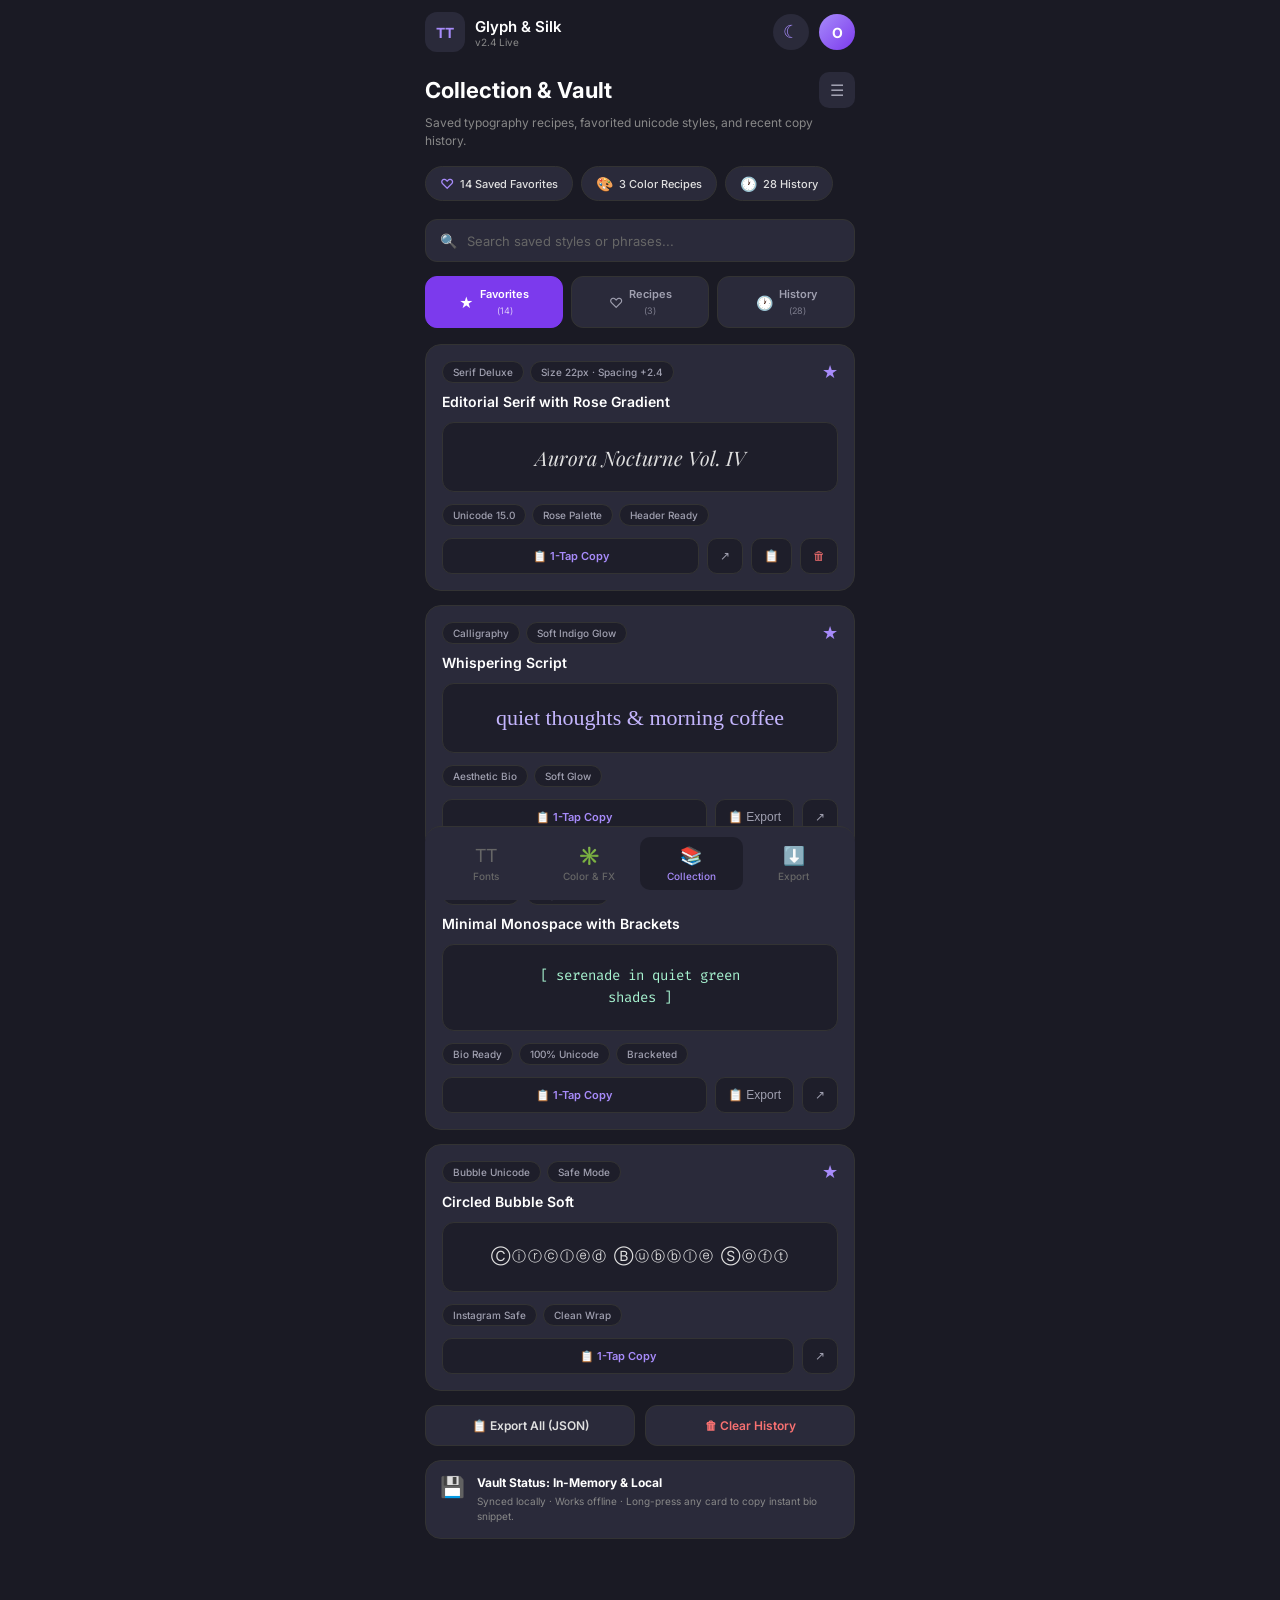
<file: collection/indexCollection.html>
<!doctype html>
<html lang="en">
  <head>
    <meta charset="UTF-8" />
    <meta name="viewport" content="width=device-width, initial-scale=1.0" />
    <title>Glyph & Silk - Collection</title>
    <link rel="stylesheet" href="/collection/styleCollection.css" />
    <!-- Google Fonts -->
    <link rel="preconnect" href="https://fonts.googleapis.com" />
    <link rel="preconnect" href="https://fonts.gstatic.com" crossorigin />
    <link
      href="https://fonts.googleapis.com/css2?family=DM+Serif+Display:ital@0;1&family=Fira+Code:wght@400;500&family=Inter:wght@400;500;600;700&family=Playfair+Display:ital,wght@0,400;0,700;1,400&family=Space+Grotesk:wght@400;500;600;700&display=swap"
      rel="stylesheet"
    />
  </head>
  <body>
    <div class="app">
      <!-- HEADER -->
      <header class="header">
        <div class="header-left">
          <div class="logo">TT</div>
          <div>
            <h1>Glyph & Silk</h1>
            <p>v2.4 Live</p>
          </div>
        </div>
        <div class="header-right">
          <button class="theme-btn">☾</button>
          <div class="avatar">O</div>
        </div>
      </header>

      <!-- TITLE SECTION -->
      <div class="title-section">
        <div class="title-row">
          <h2>Collection & Vault</h2>
          <button class="filter-btn">☰</button>
        </div>
        <p class="subtitle">
          Saved typography recipes, favorited unicode styles, and recent copy
          history.
        </p>
      </div>

      <!-- STATS PILLS -->
      <div class="stats-row">
        <div class="stat-pill">
          <span class="icon">♡</span> 14 Saved Favorites
        </div>
        <div class="stat-pill">
          <span class="icon">🎨</span> 3 Color Recipes
        </div>
        <div class="stat-pill"><span class="icon">🕐</span> 28 History</div>
      </div>

      <!-- SEARCH BAR -->
      <div class="search-bar">
        <span class="search-icon">🔍</span>
        <input type="text" placeholder="Search saved styles or phrases..." />
      </div>

      <!-- FILTER TABS -->
      <div class="filter-tabs">
        <button class="active">
          <span class="icon">★</span>
          <div>
            <strong>Favorites</strong>
            <small>(14)</small>
          </div>
        </button>
        <button>
          <span class="icon">♡</span>
          <div>
            <strong>Recipes</strong>
            <small>(3)</small>
          </div>
        </button>
        <button>
          <span class="icon">🕐</span>
          <div>
            <strong>History</strong>
            <small>(28)</small>
          </div>
        </button>
      </div>

      <!-- CARD 1: Editorial Serif -->
      <div class="vault-card">
        <div class="card-top">
          <div class="tags">
            <span class="tag">Serif Deluxe</span>
            <span class="tag">Size 22px · Spacing +2.4</span>
          </div>
          <button class="star-btn">★</button>
        </div>
        <h3>Editorial Serif with Rose Gradient</h3>
        <div class="preview-box editorial-serif">Aurora Nocturne Vol. IV</div>
        <div class="tags-row">
          <span class="tag">Unicode 15.0</span>
          <span class="tag">Rose Palette</span>
          <span class="tag">Header Ready</span>
        </div>
        <div class="action-row">
          <button class="copy-btn">📋 1-Tap Copy</button>
          <button class="icon-btn">↗</button>
          <button class="icon-btn">📋</button>
          <button class="icon-btn delete">🗑</button>
        </div>
      </div>

      <!-- CARD 2: Whispering Script -->
      <div class="vault-card">
        <div class="card-top">
          <div class="tags">
            <span class="tag">Calligraphy</span>
            <span class="tag">Soft Indigo Glow</span>
          </div>
          <button class="star-btn">★</button>
        </div>
        <h3>Whispering Script</h3>
        <div class="preview-box whispering-script">
          quiet thoughts & morning coffee
        </div>
        <div class="tags-row">
          <span class="tag">Aesthetic Bio</span>
          <span class="tag">Soft Glow</span>
        </div>
        <div class="action-row">
          <button class="copy-btn">📋 1-Tap Copy</button>
          <button class="icon-btn">📋 Export</button>
          <button class="icon-btn">↗</button>
        </div>
      </div>

      <!-- CARD 3: Minimal Monospace -->
      <div class="vault-card">
        <div class="card-top">
          <div class="tags">
            <span class="tag">Monospace</span>
            <span class="tag">Sage Accent</span>
          </div>
          <button class="star-btn">★</button>
        </div>
        <h3>Minimal Monospace with Brackets</h3>
        <div class="preview-box monospace">
          [ serenade in quiet green<br />shades ]
        </div>
        <div class="tags-row">
          <span class="tag">Bio Ready</span>
          <span class="tag">100% Unicode</span>
          <span class="tag">Bracketed</span>
        </div>
        <div class="action-row">
          <button class="copy-btn">📋 1-Tap Copy</button>
          <button class="icon-btn">📋 Export</button>
          <button class="icon-btn">↗</button>
        </div>
      </div>

      <!-- CARD 4: Circled Bubble -->
      <div class="vault-card">
        <div class="card-top">
          <div class="tags">
            <span class="tag">Bubble Unicode</span>
            <span class="tag">Safe Mode</span>
          </div>
          <button class="star-btn">★</button>
        </div>
        <h3>Circled Bubble Soft</h3>
        <div class="preview-box circled-bubble">Ⓒⓘⓡⓒⓛⓔⓓ Ⓑⓤⓑⓑⓛⓔ Ⓢⓞⓕⓣ</div>
        <div class="tags-row">
          <span class="tag">Instagram Safe</span>
          <span class="tag">Clean Wrap</span>
        </div>
        <div class="action-row">
          <button class="copy-btn">📋 1-Tap Copy</button>
          <button class="icon-btn">↗</button>
        </div>
      </div>

      <!-- BOTTOM BUTTONS -->
      <div class="bottom-actions">
        <button class="export-btn">📋 Export All (JSON)</button>
        <button class="clear-btn">🗑 Clear History</button>
      </div>

      <!-- VAULT STATUS -->
      <div class="vault-status">
        <div class="status-icon">💾</div>
        <div>
          <strong>Vault Status: In-Memory & Local</strong>
          <p>
            Synced locally · Works offline · Long-press any card to copy instant
            bio snippet.
          </p>
        </div>
      </div>

      <!-- BOTTOM NAV -->
      <nav class="bottom-nav">
        <a href="/index.html" class="nav-item">
          <span>TT</span>
          <p>Fonts</p>
        </a>
        <a href="/colors/indexTheme.html" class="nav-item">
          <span>✳️</span>
          <p>Color & FX</p>
        </a>
        <a href="/collection/indexCollection.html" class="nav-item active">
          <span>📚</span>
          <p>Collection</p>
        </a>
        <div class="nav-item">
          <span>⬇️</span>
          <p>Export</p>
        </div>
      </nav>
    </div>
  </body>
</html>
</file>
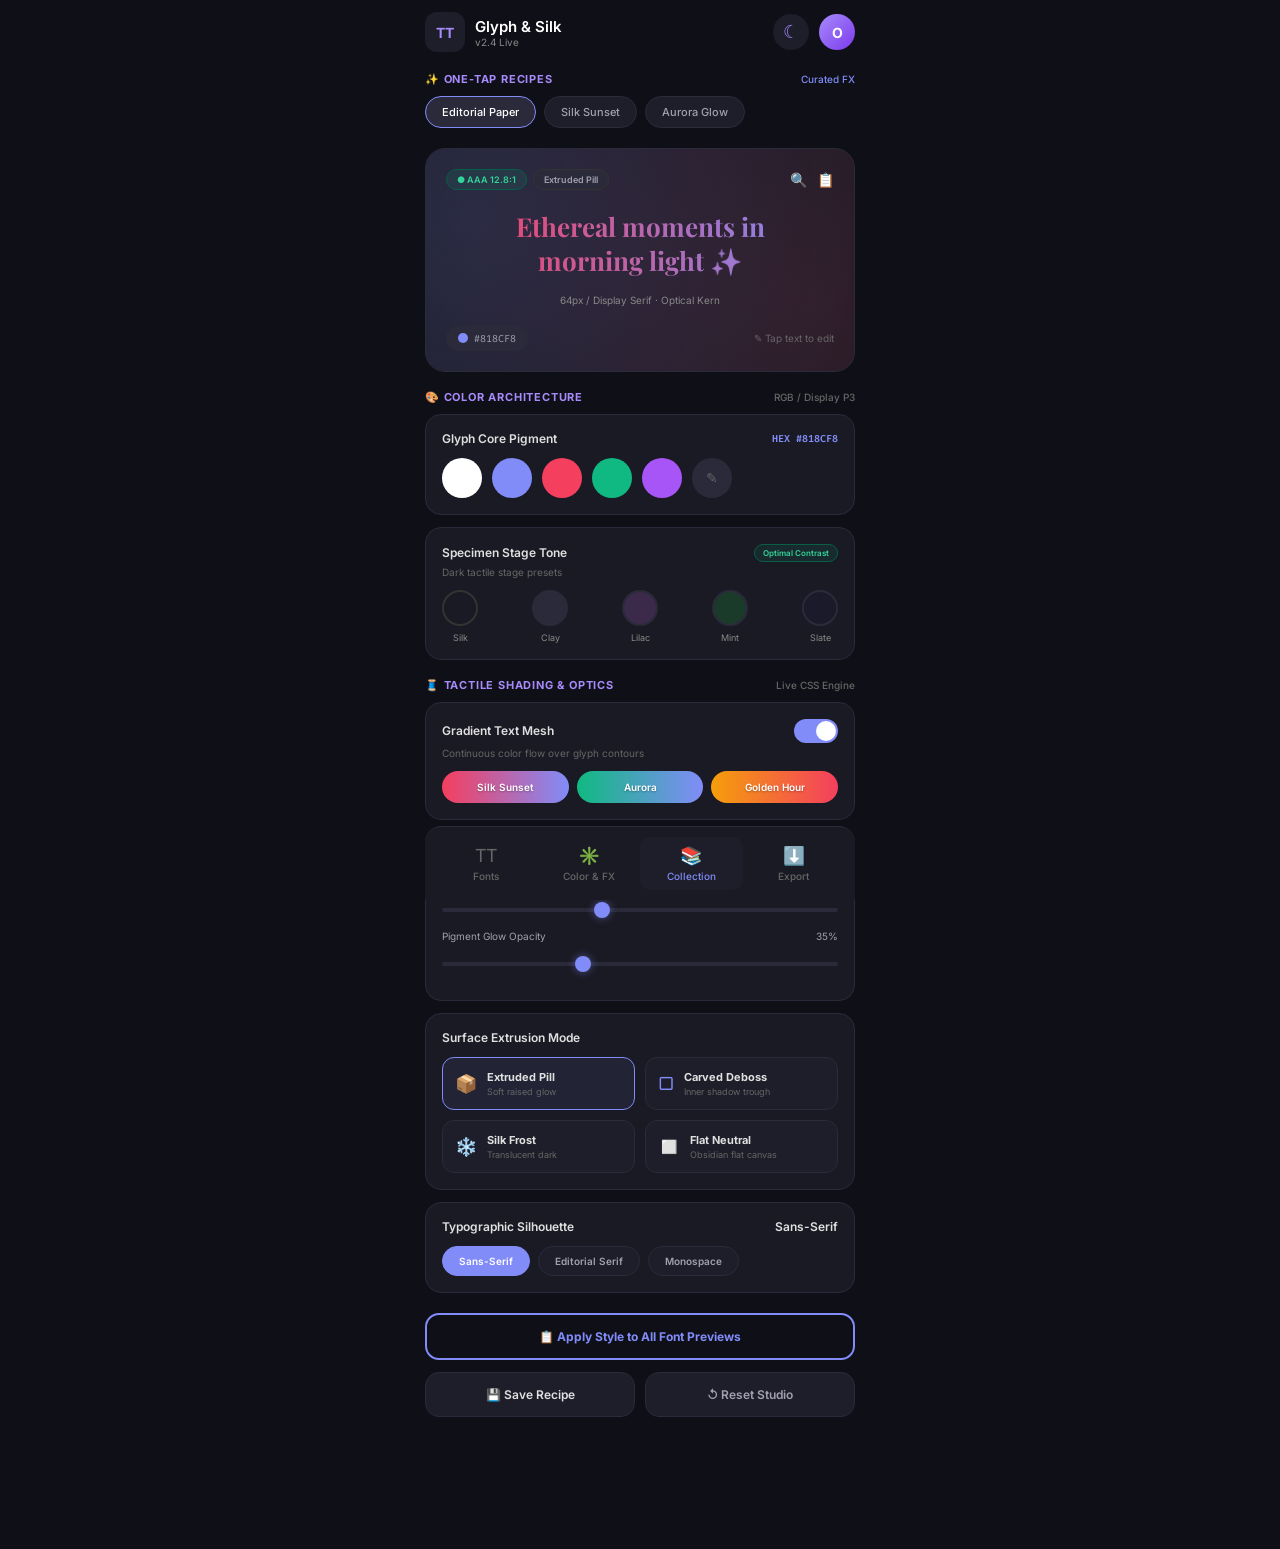
<file: colors/indexTheme.html>
<!doctype html>
<html lang="en">
  <head>
    <meta charset="UTF-8" />
    <meta name="viewport" content="width=device-width, initial-scale=1.0" />
    <title>Glyph & Silk - Color & FX</title>
    <link rel="stylesheet" href="/colors/styleTheme.css" />
    <!-- Google Fonts -->
    <link rel="preconnect" href="https://fonts.googleapis.com" />
    <link rel="preconnect" href="https://fonts.gstatic.com" crossorigin />
    <link
      href="https://fonts.googleapis.com/css2?family=Inter:wght@400;500;600;700&family=Playfair+Display:ital,wght@0,400;0,700;1,400&family=Fira+Code:wght@400;500&display=swap"
      rel="stylesheet"
    />
  </head>
  <body>
    <div class="app">
      <!-- HEADER -->
      <header class="header">
        <div class="header-left">
          <div class="logo">TT</div>
          <div>
            <h1>Glyph & Silk</h1>
            <p>v2.4 Live</p>
          </div>
        </div>
        <div class="header-right">
          <button class="theme-btn">☾</button>
          <div class="avatar">O</div>
        </div>
      </header>

      <!-- ONE-TAP RECIPES -->
      <div class="section-header">
        <span>✨ ONE-TAP RECIPES</span>
        <span class="link">Curated FX</span>
      </div>
      <div class="recipe-tabs">
        <button class="active">Editorial Paper</button>
        <button>Silk Sunset</button>
        <button>Aurora Glow</button>
      </div>

      <!-- PREVIEW CARD -->
      <div class="preview-card">
        <div class="preview-top">
          <div class="badges">
            <span class="badge green">● AAA 12.8:1</span>
            <span class="badge">Extruded Pill</span>
          </div>
          <div class="preview-icons">
            <span>🔍</span>
            <span>📋</span>
          </div>
        </div>
        <div class="preview-text">
          Ethereal moments in<br />morning light ✨
        </div>
        <p class="preview-meta">64px / Display Serif · Optical Kern</p>
        <div class="preview-footer">
          <div class="color-chip">
            <span class="dot" style="background: #818cf8"></span> #818CF8
          </div>
          <span class="tap-edit">✎ Tap text to edit</span>
        </div>
      </div>

      <!-- COLOR ARCHITECTURE -->
      <div class="section-header">
        <span>🎨 COLOR ARCHITECTURE</span>
        <span class="sub">RGB / Display P3</span>
      </div>
      <div class="card">
        <div class="card-header">
          <span>Glyph Core Pigment</span>
          <span class="hex">HEX #818CF8</span>
        </div>
        <div class="swatches">
          <div class="swatch" style="background: #ffffff"></div>
          <div class="swatch" style="background: #818cf8"></div>
          <div class="swatch" style="background: #f43f5e"></div>
          <div class="swatch" style="background: #10b981"></div>
          <div class="swatch" style="background: #a855f7"></div>
          <div class="swatch add">✎</div>
        </div>
      </div>

      <div class="card">
        <div class="card-header">
          <span>Specimen Stage Tone</span>
          <span class="badge green small">Optimal Contrast</span>
        </div>
        <p class="card-sub">Dark tactile stage presets</p>
        <div class="tone-row">
          <div class="tone">
            <div
              class="circle"
              style="background: #1a1a24; border: 2px solid #333"
            ></div>
            <span>Silk</span>
          </div>
          <div class="tone">
            <div class="circle" style="background: #2a2a3a"></div>
            <span>Clay</span>
          </div>
          <div class="tone">
            <div class="circle" style="background: #3b2a4a"></div>
            <span>Lilac</span>
          </div>
          <div class="tone">
            <div class="circle" style="background: #1a3a2a"></div>
            <span>Mint</span>
          </div>
          <div class="tone">
            <div class="circle" style="background: #1a1a2a"></div>
            <span>Slate</span>
          </div>
        </div>
      </div>

      <!-- TACTILE SHADING & OPTICS -->
      <div class="section-header">
        <span>🧵 TACTILE SHADING & OPTICS</span>
        <span class="sub">Live CSS Engine</span>
      </div>

      <div class="card">
        <div class="card-header">
          <span>Gradient Text Mesh</span>
          <div class="toggle on"></div>
        </div>
        <p class="card-sub">Continuous color flow over glyph contours</p>
        <div class="gradient-row">
          <div
            class="gradient-pill"
            style="background: linear-gradient(90deg, #f43f5e, #818cf8)"
          >
            Silk Sunset
          </div>
          <div
            class="gradient-pill"
            style="background: linear-gradient(90deg, #10b981, #818cf8)"
          >
            Aurora
          </div>
          <div
            class="gradient-pill"
            style="background: linear-gradient(90deg, #f59e0b, #f43f5e)"
          >
            Golden Hour
          </div>
        </div>
      </div>

      <div class="card">
        <div class="card-header">
          <span>Ambient Text Occlusion</span>
          <span class="sub">12px / 35%</span>
        </div>
        <div class="slider-group">
          <div class="slider-label">
            <span>Soft Diffusion Blur</span>
            <span>12px</span>
          </div>
          <input type="range" min="0" max="30" value="12" class="slider" />
        </div>
        <div class="slider-group">
          <div class="slider-label">
            <span>Pigment Glow Opacity</span>
            <span>35%</span>
          </div>
          <input type="range" min="0" max="100" value="35" class="slider" />
        </div>
      </div>

      <div class="card">
        <div class="card-header">
          <span>Surface Extrusion Mode</span>
        </div>
        <div class="extrusion-grid">
          <div class="extrusion-item active">
            <span class="icon">📦</span>
            <div>
              <strong>Extruded Pill</strong>
              <p>Soft raised glow</p>
            </div>
          </div>
          <div class="extrusion-item">
            <span class="icon">▢</span>
            <div>
              <strong>Carved Deboss</strong>
              <p>Inner shadow trough</p>
            </div>
          </div>
          <div class="extrusion-item">
            <span class="icon">❄️</span>
            <div>
              <strong>Silk Frost</strong>
              <p>Translucent dark</p>
            </div>
          </div>
          <div class="extrusion-item">
            <span class="icon">◻️</span>
            <div>
              <strong>Flat Neutral</strong>
              <p>Obsidian flat canvas</p>
            </div>
          </div>
        </div>
      </div>

      <div class="card">
        <div class="card-header">
          <span>Typographic Silhouette</span>
          <span class="sub">Sans-Serif</span>
        </div>
        <div class="silhouette-tabs">
          <button class="active">Sans-Serif</button>
          <button>Editorial Serif</button>
          <button>Monospace</button>
        </div>
      </div>

      <!-- BOTTOM BUTTONS -->
      <button class="apply-btn">📋 Apply Style to All Font Previews</button>
      <div class="bottom-actions">
        <button class="save-btn">💾 Save Recipe</button>
        <button class="reset-btn">↺ Reset Studio</button>
      </div>

      <!-- BOTTOM NAV -->
      <nav class="bottom-nav">
        <a href="/index.html" class="nav-item">
          <span>TT</span>
          <p>Fonts</p>
        </a>
        <a href="/colors/indexTheme.html" class="nav-item">
          <span>✳️</span>
          <p>Color & FX</p>
        </a>
        <a href="/collection/indexCollection.html" class="nav-item active">
          <span>📚</span>
          <p>Collection</p>
        </a>
        <div class="nav-item">
          <span>⬇️</span>
          <p>Export</p>
        </div>
      </nav>
    </div>
  </body>
</html>
</file>
<file: style.css>
/* RESET */
* {
  margin: 0;
  padding: 0;
  box-sizing: border-box;
}

/* ============================================================
   LIGHT THEME (default) — Neomorphic / Soft UI
   ============================================================ */
:root {
  --live-color: #6366f1;
  --surface-base: #e8eaf0;
  --surface-raised: #e8eaf0;
  --surface-pressed: #e8eaf0;

  --text-primary: #2a2d3a;
  --text-secondary: #6b7080;
  --text-tertiary: #8e93a3;

  --primary: #6366f1;
  --secondary: #7c3aed;
  --tertiary: #7c3aed;
  --success: #10b981;
  --danger: #dc2626;

  --shadow-raised:
    6px 6px 12px rgba(0, 0, 0, 0.08), -6px -6px 12px rgba(255, 255, 255, 0.6);
  --shadow-inset:
    inset 4px 4px 8px rgba(0, 0, 0, 0.06),
    inset -4px -4px 8px rgba(255, 255, 255, 0.5);
  --shadow-soft:
    3px 3px 8px rgba(0, 0, 0, 0.06), -3px -3px 8px rgba(255, 255, 255, 0.5);

  --r-sm: 0.25rem;
  --r-md: 0.75rem;
  --r-lg: 1rem;
  --r-xl: 1.5rem;
  --r-full: 9999px;

  --space-xs: 0.25rem;
  --space-sm: 0.5rem;
  --space-md: 1rem;
  --space-lg: 1.5rem;
  --space-xl: 2.5rem;
}

/* ============================================================
   DARK THEME — Neomorphic / Soft UI
   ============================================================ */
[data-theme="dark"] {
  --live-color: #818cf8;
  --surface-base: #1a1d26;
  --surface-raised: #1a1d26;
  --surface-pressed: #1a1d26;

  --text-primary: #e8eaf0;
  --text-secondary: #9aa0b0;
  --text-tertiary: #6b7080;

  --primary: #818cf8;
  --secondary: #a855f7;
  --tertiary: #a855f7;
  --success: #34d399;
  --danger: #f87171;

  --shadow-raised:
    6px 6px 12px rgba(0, 0, 0, 0.6), -6px -6px 12px rgba(255, 255, 255, 0.04);
  --shadow-inset:
    inset 4px 4px 8px rgba(0, 0, 0, 0.65),
    inset -4px -4px 8px rgba(255, 255, 255, 0.03);
  --shadow-soft:
    3px 3px 8px rgba(0, 0, 0, 0.5), -3px -3px 8px rgba(255, 255, 255, 0.03);
}

/* ============================================================
   BASE
   ============================================================ */
body {
  background: var(--surface-base);
  color: var(--text-primary);
  font-family: "Plus Jakarta Sans", sans-serif;
  min-height: 100vh;
  display: flex;
  justify-content: center;
  padding: 12px;
  transition:
    background 0.3s ease,
    color 0.3s ease;
}

.app {
  width: 100%;
  max-width: 430px;
  padding-bottom: 100px;
}

/* ============================================================
   HEADER
   ============================================================ */
.header {
  display: flex;
  justify-content: space-between;
  align-items: center;
  margin-bottom: var(--space-lg);
}

.header-left {
  display: flex;
  align-items: center;
  gap: var(--space-md);
}

.material-symbols-outlined {
  font-size: 16px;
  display: flex;
  justify-content: center;
  align-items: center;
}

.logo {
  position: relative;
  width: 44px;
  height: 44px;
  background: var(--surface-raised);
  border-radius: var(--r-md);
  display: flex;
  align-items: center;
  justify-content: center;
  box-shadow: var(--shadow-raised);
}

.dot-live {
  position: relative;
  width: 12px;
  height: 12px;
  background: var(--primary);
  border-radius: 50%;
  box-shadow: 0 0 12px var(--live-color);
}

.dot-live,
.dot-ping {
  background: var(--live-color);
}

.dot-ping {
  position: absolute;
  top: 0;
  left: 0;
  width: 100%;
  height: 100%;
  background: var(--primary);
  border-radius: 50%;
  animation: ping 1.5s cubic-bezier(0, 0, 0.2, 1) infinite;
}

@keyframes ping {
  0% {
    transform: scale(1);
    opacity: 0.8;
  }
  75%,
  100% {
    transform: scale(2.5);
    opacity: 0;
  }
}

.logo {
  width: 44px;
  height: 44px;
  background: var(--surface-raised);
  border-radius: var(--r-md);
  display: flex;
  align-items: center;
  justify-content: center;
  color: var(--primary);
  font-size: 14px;
  font-weight: 700;
  box-shadow: var(--shadow-raised);
  cursor: pointer;
}

.header {
  display: flex;
  justify-content: space-between;
  align-items: center;
  margin-bottom: var(--space-lg);
  padding: var(--space-xs) 0;
}

.header h1 {
  font-size: 15px;
  font-weight: 600;
  color: var(--text-primary);
  letter-spacing: -0.01em;
}

.header p {
  font-size: 10px;
  color: var(--text-tertiary);
  margin-top: 2px;
  font-weight: 500;
}

.header-right {
  display: flex;
  align-items: center;
  gap: var(--space-sm);
}

.header-left {
  display: flex;
  align-items: center;
  gap: var(--space-md);
}

.theme-btn {
  width: 40px;
  height: 40px;
  border-radius: var(--r-full);
  border: none;
  background: var(--surface-raised);
  color: var(--primary);
  font-size: 16px;
  cursor: pointer;
  box-shadow: var(--shadow-raised);
  transition: all 0.15s ease;
}

.theme-btn:active {
  box-shadow: var(--shadow-inset);
}

.avatar {
  width: 40px;
  height: 40px;
  background: var(--surface-raised);
  border-radius: var(--r-full);
  display: flex;
  align-items: center;
  justify-content: center;
  font-weight: 600;
  color: var(--primary);
  font-size: 14px;
  box-shadow: var(--shadow-raised);
  position: relative;
  cursor: pointer;
}

.avatar-dot {
  position: absolute;
  bottom: 0;
  right: 0;
  width: 10px;
  height: 10px;
  background: #34d399;
  border-radius: 50%;
  box-shadow: 0 0 8px #34d399;
}

/* ============================================================
   INPUT SECTION
   ============================================================ */

.generate-btn {
  width: 100%;
  background: var(--surface-raised);
  color: var(--primary);
  border: none;
  padding: 14px;
  border-radius: var(--r-md);
  font-size: 13px;
  font-weight: 600;
  cursor: pointer;
  font-family: inherit;
  margin-bottom: var(--space-md);
  box-shadow: var(--shadow-raised);
  display: flex;
  align-items: center;
  justify-content: center;
  gap: 8px;
  transition: all 0.15s ease;
}
.generate-btn:active {
  box-shadow: var(--shadow-inset);
  color: var(--text-secondary);
}

.generate-btn:hover {
  color: var(--text-secondary);
}

.input-section {
  background: var(--surface-raised);
  border-radius: var(--r-lg);
  box-shadow: var(--shadow-raised);
  padding: var(--space-md);
  margin-bottom: var(--space-md);
}

.label-row {
  display: flex;
  justify-content: space-between;
  align-items: center;
  font-size: 12px;
  color: var(--text-secondary);
  margin-bottom: var(--space-sm);
  font-weight: 500;
}

.label-left {
  display: flex;
  align-items: center;
  gap: 8px;
  color: var(--text-secondary);
  font-size: 12px;
  font-weight: 500;
}

.label-icon {
  font-size: 18px;
  color: var(--primary);
}

.label-text {
  color: var(--text-secondary);
}

.label-actions {
  display: flex;
  gap: 6px;
}

.icon-action {
  width: 34px;
  height: 34px;
  border-radius: var(--r-full);
  border: none;
  background: var(--surface-raised);
  color: var(--text-secondary);
  cursor: pointer;
  display: flex;
  align-items: center;
  justify-content: center;
  box-shadow: var(--shadow-soft);
  transition: all 0.15s ease;
}

.icon-action .material-symbols-outlined {
  font-size: 18px;
}

.icon-action:active {
  box-shadow: var(--shadow-inset);
  color: var(--primary);
}

.icon-action:hover {
  color: var(--primary);
}

.icons {
  display: flex;
  gap: var(--space-sm);
  color: var(--text-tertiary);
}

.input-box {
  width: 100%;
  background: var(--surface-base);
  border: none;
  border-radius: var(--r-md);
  padding: 14px;
  font-size: 14px;
  color: var(--text-primary);
  margin-bottom: var(--space-md);
  box-shadow: var(--shadow-inset);
  font-family: inherit;
}

.input-box:focus {
  outline: none;
  box-shadow: var(--shadow-inset);
}

.input-box::placeholder {
  color: var(--text-tertiary);
}

.formatting-row {
  display: flex;
  gap: 6px;
  flex-wrap: wrap;
}

.formatting-row button {
  background: var(--surface-raised);
  border: none;
  color: var(--text-secondary);
  padding: 8px 14px;
  border-radius: var(--r-md);
  font-size: 12px;
  cursor: pointer;
  font-family: inherit;
  font-weight: 500;
  box-shadow: var(--shadow-soft);
  transition: all 0.15s ease;
}

.formatting-row button:active {
  box-shadow: var(--shadow-inset);
  color: var(--primary);
}

.formatting-row .as-btn {
  background: var(--surface-raised);
  color: var(--primary);
  font-weight: 600;
  box-shadow: var(--shadow-inset);
}
.formatting-row :hover {
  color: var(--primary);
}

/* ============================================================
   CARD
   ============================================================ */
.card {
  background: var(--surface-raised);
  border-radius: var(--r-lg);
  padding: 20px;
  margin-bottom: var(--space-md);
  box-shadow: var(--shadow-raised);
}

.card-header {
  display: flex;
  justify-content: space-between;
  align-items: center;
  font-size: 12px;
  font-weight: 600;
  color: var(--text-primary);
  margin-bottom: var(--space-md);
}

.card-header .material-symbols-outlined {
  font-size: 16px; /* match your text size */
  line-height: 1; /* avoid extra line height pushing it */
  vertical-align: middle;
  color: var(--primary);
  cursor: pointer;
}

.tap-copy .material-symbols-outlined {
  font-size: 16px; /* match your text size */
  line-height: 1; /* avoid extra line height pushing it */
  vertical-align: middle;
  color: var(--primary);
  cursor: pointer;
}

.tap-copy {
  font-size: 11px;
  color: var(--text-secondary);
  font-weight: 500;
}

.slider-group {
  margin-bottom: var(--space-md);
}

.slider-label {
  display: flex;
  justify-content: space-between;
  font-size: 11px;
  color: var(--text-secondary);
  margin-bottom: var(--space-sm);
  font-weight: 500;
}

.slider {
  width: 100%;
  height: 8px;
  -webkit-appearance: none;
  background: var(--surface-base);
  border-radius: var(--r-full);
  outline: none;
  box-shadow: var(--shadow-inset);
}

.slider::-webkit-slider-thumb {
  -webkit-appearance: none;
  width: 20px;
  height: 20px;
  background: var(--surface-raised);
  border-radius: 50%;
  cursor: pointer;
  box-shadow: var(--shadow-soft);
  border: 2px solid var(--primary);
}

.button-row {
  display: flex;
  gap: var(--space-sm);
}

.copy-all-btn {
  flex: 1;
  background: var(--surface-raised);
  color: var(--primary);
  border: none;
  padding: 12px;
  border-radius: var(--r-md);
  font-size: 11px;
  font-weight: 600;
  cursor: pointer;
  font-family: inherit;
  box-shadow: var(--shadow-raised);
  display: flex;
  align-items: center;
  justify-content: center;
  gap: 6px;
}

.copy-all-btn:active {
  box-shadow: var(--shadow-inset);
}

.auto-sync-btn {
  flex: 1;
  background: var(--surface-raised);
  color: var(--text-secondary);
  border: none;
  padding: 12px;
  border-radius: var(--r-md);
  font-size: 11px;
  font-weight: 500;
  cursor: pointer;
  font-family: inherit;
  box-shadow: var(--shadow-raised);
  display: flex;
  align-items: center;
  justify-content: center;
  gap: 6px;
}

.auto-sync-btn:active {
  box-shadow: var(--shadow-inset);
}

/* ============================================================
   FILTER TABS
   ============================================================ */
.filter-tabs {
  display: flex;
  gap: var(--space-sm);
  margin-bottom: var(--space-md);
  overflow-x: auto;
  padding-bottom: var(--space-xs);
}

.filter-tabs button {
  white-space: nowrap;
  background: var(--surface-raised);
  border: none;
  color: var(--text-secondary);
  padding: 10px 18px;
  border-radius: var(--r-full);
  font-size: 11px;
  font-weight: 500;
  cursor: pointer;
  font-family: inherit;
  box-shadow: var(--shadow-soft);
  transition: all 0.15s ease;
}

.filter-tabs button.active {
  color: var(--primary);
  box-shadow: var(--shadow-inset);
  font-weight: 600;
}

/* ============================================================
   FONT CARDS
   ============================================================ */
.font-card {
  background: var(--surface-raised);
  border-radius: var(--r-lg);
  padding: 20px;
  margin-bottom: var(--space-md);
  box-shadow: var(--shadow-raised);
}

.font-card-header {
  display: flex;
  align-items: center;
  gap: var(--space-sm);
  margin-bottom: var(--space-sm);
  font-size: 11px;
}

.font-title {
  display: flex;
  align-items: center;
  gap: 6px;
  color: var(--text-primary);
  font-weight: 600;
}

.dot {
  width: 6px;
  height: 6px;
  background: var(--primary);
  border-radius: 50%;
  display: inline-block;
}

.font-meta {
  color: var(--text-tertiary);
  margin-left: auto;
  font-size: 10px;
  font-weight: 500;
}

.font-actions {
  display: flex;
  gap: 4px;
}

.font-actions button {
  background: transparent;
  border: none;
  color: var(--text-tertiary);
  font-size: 14px;
  cursor: pointer;
  padding: 2px;
}

.font-actions button:hover {
  color: var(--primary);
}

.font-preview {
  background: var(--surface-base);
  border-radius: var(--r-md);
  padding: var(--space-md);
  margin-bottom: var(--space-md);
  font-size: 18px;
  color: var(--text-primary);
  box-shadow: var(--shadow-inset);
  text-align: center;
  line-height: 1.5;
  min-height: 80px;
  display: flex;
  align-items: center;
  justify-content: center;
}

/* ============================================================
   FONT STYLES
   ============================================================ */
.editorial-serif {
  font-family: "Playfair Display", serif;
  font-style: italic;
}

.silk-monospace {
  font-family: "Fira Code", monospace;
  font-size: 16px;
}

.whispering-script {
  font-family: "Dancing Script", cursive;
  font-size: 22px;
  color: var(--tertiary);
}

.small-caps-spaced {
  font-family: "Space Grotesk", sans-serif;
  font-weight: 500;
  letter-spacing: 2px;
  font-size: 14px;
}

.circled-minimal {
  font-family: "Plus Jakarta Sans", sans-serif;
  font-size: 14px;
  line-height: 1.8;
}

.fraktur-archival {
  font-family: "DM Serif Display", serif;
  font-size: 16px;
}

.double-struck {
  font-family: "Fira Code", monospace;
  font-size: 16px;
  font-weight: 500;
}

.font-footer {
  display: flex;
  justify-content: space-between;
  align-items: center;
  font-size: 10px;
  color: var(--text-tertiary);
}

.font-footer button {
  background: var(--surface-raised);
  border: none;
  color: var(--primary);
  padding: 8px 14px;
  border-radius: var(--r-md);
  font-size: 10px;
  font-weight: 600;
  cursor: pointer;
  font-family: inherit;
  box-shadow: var(--shadow-soft);
  transition: all 0.15s ease;
}

.font-footer button:active {
  box-shadow: var(--shadow-inset);
}

/* ============================================================
   BOTTOM TIP
   ============================================================ */
.bottom-tip {
  display: flex;
  align-items: center;
  justify-content: center;
  gap: var(--space-sm);
  padding: 14px 20px;
  margin: var(--space-md) auto;
  max-width: 380px;
  background: var(--surface-raised);
  color: var(--text-secondary);
  box-shadow: var(--shadow-raised);
  border-radius: var(--r-full);
  font-size: 11px;
  text-align: center;
}

.bottom-tip b {
  color: var(--text-primary);
  font-weight: 600;
}

.bottom-tip .material-symbols-outlined {
  color: var(--primary);
  font-size: 16px;
}

/* ============================================================
   BOTTOM NAV
   ============================================================ */
.bottom-nav {
  position: fixed;
  bottom: 0;
  left: 0;
  right: 0;
  display: grid;
  grid-template-columns: repeat(4, 1fr);
  background: var(--surface-raised);
  border-radius: var(--r-xl) var(--r-xl) 0 0;
  padding: 12px;
  z-index: 100;
  max-width: 430px;
  margin: 0 auto;
  box-shadow: 0 -8px 20px rgba(0, 0, 0, 0.08);
}

[data-theme="dark"] .bottom-nav {
  box-shadow: 0 -8px 20px rgba(0, 0, 0, 0.5);
}

.nav-item {
  text-align: center;
  padding: 10px 8px;
  border-radius: var(--r-md);
  cursor: pointer;
  transition: all 0.15s ease;
  text-decoration: none;
  color: inherit;
  display: block;
}

.nav-item span .material-symbols-outlined {
  font-size: 22px;
  display: block;
  margin-bottom: 4px;
  color: var(--text-tertiary);
}

.nav-item p {
  font-size: 10px;
  color: var(--text-tertiary);
  font-weight: 500;
}

.nav-item.active {
  box-shadow: var(--shadow-inset);
}

.nav-item.active span .material-symbols-outlined,
.nav-item.active p {
  color: var(--primary);
  font-weight: 600;
}

.value-badge {
  background: var(--surface-raised);
  color: var(--primary);
  padding: 4px 10px;
  border-radius: var(--r-md);
  font-size: 11px;
  font-weight: 600;
  font-family: "Fira Code", monospace;
  box-shadow: var(--shadow-soft);
}

.slider-group {
  margin-bottom: var(--space-md);
}

.slider-label {
  display: flex;
  justify-content: space-between;
  align-items: center;
  font-size: 11px;
  color: var(--text-secondary);
  margin-bottom: var(--space-sm);
  font-weight: 500;
}

.slider {
  width: 100%;
  height: 8px;
  -webkit-appearance: none;
  background: var(--surface-base);
  border-radius: var(--r-full);
  outline: none;
  box-shadow: var(--shadow-inset);
  cursor: pointer;
}
.slider::-webkit-slider-thumb {
  -webkit-appearance: none;
  width: 22px;
  height: 22px;
  background: var(--surface-raised);
  border-radius: 50%;
  cursor: pointer;
  box-shadow: var(--shadow-soft);
  border: 2px solid var(--primary);
  transition: transform 0.15s ease;
}

.slider::-webkit-slider-thumb:hover {
  transform: scale(1.15);
}

.slider::-moz-range-thumb {
  width: 22px;
  height: 22px;
  background: var(--surface-raised);
  border-radius: 50%;
  cursor: pointer;
  box-shadow: var(--shadow-soft);
  border: 2px solid var(--primary);
}

.button-row {
  display: flex;
  gap: var(--space-sm);
  margin-top: var(--space-md);
}

.copy-all-btn,
.auto-sync-btn {
  flex: 1;
  background: var(--surface-raised);
  border: none;
  padding: 12px;
  border-radius: var(--r-md);
  font-size: 11px;
  cursor: pointer;
  font-family: inherit;
  font-weight: 600;
  box-shadow: var(--shadow-raised);
  display: flex;
  align-items: center;
  justify-content: center;
  gap: 6px;
  transition: all 0.15s ease;
}

.copy-all-btn {
  color: var(--text-secondary);
}

.auto-sync-btn {
  color: var(--text-secondary);
}

.copy-all-btn:hover,
.auto-sync-btn:hover {
  box-shadow: var(--shadow-inset);
  color: var(--primary);
}

.copy-all-btn .material-symbols-outlined,
.auto-sync-btn .material-symbols-outlined {
  font-size: 16px;
}

.auto-sync-btn.active {
  color: var(--primary);
  box-shadow: var(--shadow-inset);
}

.copy-card .material-symbols-outlined {
  font-size: 1.25em;
  vertical-align: -0.2em;
}

.copy-card {
  background: var(--surface-raised);
  border: none;
  color: var(--primary);
  padding: 8px 14px;
  border-radius: var(--r-md);
  font-size: 10px;
  font-weight: 600;
  cursor: pointer;
  font-family: inherit;
  box-shadow: var(--shadow-soft);
  display: flex;
  align-items: center;
  gap: 4px;
  transition: all 0.15s ease;
}

.copy-card:active {
  box-shadow: var(--shadow-inset);
}

.copy-card.copied {
  color: var(--success);
  box-shadow: var(--shadow-inset);
}

.copy-card .material-symbols-outlined {
  font-size: 14px;
}

/* Heart button */
.heart-btn {
  background: transparent;
  border: none;
  color: var(--text-tertiary);
  cursor: pointer;
  padding: 4px;
  transition: all 0.2s ease;
}

.heart-btn .material-symbols-outlined {
  font-size: 20px;
}

.heart-btn.saved {
  color: var(--primary);
}

.heart-btn.saved .material-symbols-outlined {
  font-variation-settings: "FILL" 1; /* Fills the heart */
  text-shadow: 0 0 12px var(--glow-primary);
}

.heart-btn:hover {
  color: var(--primary);
}
</file>
<file: styleCollection.css>
/* RESET */
* {
  margin: 0;
  padding: 0;
  box-sizing: border-box;
}

/* ============================================================
   LIGHT THEME (default)
   ============================================================ */
:root {
  --surface-base: #e8eaf0;
  --surface-raised: #e8eaf0;
  --surface-pressed: #e8eaf0;

  --text-primary: #2a2d3a;
  --text-secondary: #6b7080;
  --text-tertiary: #8e93a3;

  --primary: #6366f1;
  --secondary: #7c3aed;
  --success: #10b981;
  --danger: #dc2626;

  --shadow-raised:
    6px 6px 12px rgba(0, 0, 0, 0.08), -6px -6px 12px rgba(255, 255, 255, 0.6);
  --shadow-inset:
    inset 4px 4px 8px rgba(0, 0, 0, 0.06),
    inset -4px -4px 8px rgba(255, 255, 255, 0.5);
  --shadow-soft:
    3px 3px 8px rgba(0, 0, 0, 0.06), -3px -3px 8px rgba(255, 255, 255, 0.5);

  --r-sm: 0.25rem;
  --r-md: 0.75rem;
  --r-lg: 1rem;
  --r-xl: 1.5rem;
  --r-full: 9999px;

  --space-xs: 0.25rem;
  --space-sm: 0.5rem;
  --space-md: 1rem;
  --space-lg: 1.5rem;
  --space-xl: 2.5rem;
}

/* ============================================================
   DARK THEME
   ============================================================ */
[data-theme="dark"] {
  --surface-base: #1a1d26;
  --surface-raised: #1a1d26;
  --surface-pressed: #1a1d26;

  --text-primary: #e8eaf0;
  --text-secondary: #9aa0b0;
  --text-tertiary: #6b7080;

  --primary: #818cf8;
  --secondary: #a855f7;
  --success: #34d399;
  --danger: #f87171;

  --shadow-raised:
    6px 6px 12px rgba(0, 0, 0, 0.6), -6px -6px 12px rgba(255, 255, 255, 0.04);
  --shadow-inset:
    inset 4px 4px 8px rgba(0, 0, 0, 0.65),
    inset -4px -4px 8px rgba(255, 255, 255, 0.03);
  --shadow-soft:
    3px 3px 8px rgba(0, 0, 0, 0.5), -3px -3px 8px rgba(255, 255, 255, 0.03);
}

/* ============================================================
   BASE
   ============================================================ */
body {
  background: var(--surface-base);
  color: var(--text-primary);
  font-family: "Plus Jakarta Sans", sans-serif;
  min-height: 100vh;
  display: flex;
  justify-content: center;
  padding: 12px;
  transition:
    background 0.3s ease,
    color 0.3s ease;
}

.app {
  width: 100%;
  max-width: 430px;
  padding-bottom: 100px;
}

/* ============================================================
   HEADER
   ============================================================ */
.header {
  display: flex;
  justify-content: space-between;
  align-items: center;
  margin-bottom: var(--space-lg);
}

.header-left {
  display: flex;
  align-items: center;
  gap: var(--space-md);
}

.logo {
  width: 44px;
  height: 44px;
  background: var(--surface-raised);
  border-radius: var(--r-md);
  display: flex;
  align-items: center;
  justify-content: center;
  color: var(--primary);
  font-weight: 700;
  font-size: 14px;
  box-shadow: var(--shadow-raised);
}

.header h1 {
  font-size: 15px;
  font-weight: 600;
  color: var(--text-primary);
  letter-spacing: -0.01em;
}

.header p {
  font-size: 10px;
  color: var(--text-tertiary);
  margin-top: 2px;
  font-weight: 500;
}

.header-right {
  display: flex;
  align-items: center;
  gap: var(--space-sm);
}

.theme-btn {
  width: 40px;
  height: 40px;
  border-radius: var(--r-full);
  border: none;
  background: var(--surface-raised);
  color: var(--primary);
  font-size: 16px;
  cursor: pointer;
  box-shadow: var(--shadow-raised);
  transition: all 0.15s ease;
}

.theme-btn:active {
  box-shadow: var(--shadow-inset);
}

.avatar {
  width: 40px;
  height: 40px;
  background: var(--surface-raised);
  border-radius: var(--r-full);
  display: flex;
  align-items: center;
  justify-content: center;
  font-weight: 600;
  color: var(--primary);
  font-size: 14px;
  box-shadow: var(--shadow-raised);
}

/* ============================================================
   TITLE
   ============================================================ */
.title-section {
  margin-bottom: var(--space-md);
}

.title-row {
  display: flex;
  justify-content: space-between;
  align-items: center;
  margin-bottom: var(--space-xs);
}

.title-section h2 {
  font-size: 24px;
  font-weight: 700;
  color: var(--text-primary);
  letter-spacing: -0.02em;
}

.filter-btn {
  width: 42px;
  height: 42px;
  border-radius: var(--r-md);
  border: none;
  background: var(--surface-raised);
  color: var(--text-secondary);
  cursor: pointer;
  box-shadow: var(--shadow-raised);
  transition: all 0.15s ease;
}

.filter-btn:active {
  box-shadow: var(--shadow-inset);
}

.subtitle {
  font-size: 12px;
  color: var(--text-secondary);
  line-height: 1.5;
  font-weight: 500;
}

/* ============================================================
   STATS PILLS
   ============================================================ */
.stats-row {
  display: flex;
  gap: var(--space-sm);
  margin-bottom: var(--space-md);
  overflow-x: auto;
  padding-bottom: var(--space-xs);
}

.stat-pill {
  white-space: nowrap;
  background: var(--surface-raised);
  color: var(--text-primary);
  padding: 10px 16px;
  border-radius: var(--r-full);
  font-size: 11px;
  font-weight: 600;
  display: flex;
  align-items: center;
  gap: 6px;
  box-shadow: var(--shadow-raised);
}

.stat-pill .icon {
  color: var(--primary);
  font-size: 16px;
}

/* ============================================================
   SEARCH BAR
   ============================================================ */
.search-bar {
  display: flex;
  align-items: center;
  gap: var(--space-md);
  background: var(--surface-raised);
  border-radius: var(--r-md);
  padding: 14px 16px;
  margin-bottom: var(--space-md);
  box-shadow: var(--shadow-inset);
}

.search-icon {
  color: var(--text-tertiary);
  font-size: 18px;
}

.search-bar input {
  flex: 1;
  background: transparent;
  border: none;
  outline: none;
  color: var(--text-primary);
  font-size: 13px;
  font-family: inherit;
  font-weight: 500;
}

.search-bar input::placeholder {
  color: var(--text-tertiary);
}

/* ============================================================
   FILTER TABS
   ============================================================ */
.filter-tabs {
  display: flex;
  gap: var(--space-sm);
  margin-bottom: var(--space-md);
}

.filter-tabs button {
  flex: 1;
  display: flex;
  align-items: center;
  justify-content: center;
  gap: 6px;
  background: var(--surface-raised);
  color: var(--text-secondary);
  padding: 12px 8px;
  border-radius: var(--r-md);
  cursor: pointer;
  font-family: inherit;
  border: none;
  box-shadow: var(--shadow-soft);
  transition: all 0.15s ease;
}

.filter-tabs button.active {
  color: var(--primary);
  box-shadow: var(--shadow-inset);
}

.filter-tabs .icon {
  font-size: 16px;
}

.filter-tabs strong {
  font-size: 11px;
  display: block;
  font-weight: 600;
}

.filter-tabs small {
  font-size: 9px;
  opacity: 0.7;
  font-weight: 500;
}

/* ============================================================
   VAULT CARDS
   ============================================================ */
.vault-card {
  background: var(--surface-raised);
  border-radius: var(--r-lg);
  padding: var(--space-md);
  margin-bottom: var(--space-md);
  box-shadow: var(--shadow-raised);
}

.card-top {
  display: flex;
  justify-content: space-between;
  align-items: flex-start;
  margin-bottom: var(--space-sm);
}

.tags {
  display: flex;
  gap: 6px;
  flex-wrap: wrap;
}

.tag {
  background: var(--surface-raised);
  color: var(--text-secondary);
  padding: 5px 12px;
  border-radius: var(--r-full);
  font-size: 10px;
  font-weight: 500;
  box-shadow: var(--shadow-soft);
}

.star-btn {
  background: transparent;
  border: none;
  color: var(--primary);
  cursor: pointer;
  padding: 2px;
}

.star-btn .material-symbols-outlined {
  font-size: 20px;
}

.vault-card h3 {
  font-size: 15px;
  font-weight: 600;
  color: var(--text-primary);
  margin-bottom: var(--space-md);
  letter-spacing: -0.01em;
}

/* ============================================================
   PREVIEW BOXES
   ============================================================ */
.preview-box {
  background: var(--surface-raised);
  border-radius: var(--r-md);
  padding: 24px;
  margin-bottom: var(--space-md);
  text-align: center;
  min-height: 80px;
  display: flex;
  align-items: center;
  justify-content: center;
  box-shadow: var(--shadow-inset);
}

.editorial-serif {
  font-family: "Playfair Display", serif;
  font-style: italic;
  font-size: 20px;
  color: var(--text-primary);
}

.whispering-script {
  font-family: "Dancing Script", cursive;
  font-size: 24px;
  color: var(--primary);
}

.monospace {
  font-family: "Fira Code", monospace;
  font-size: 14px;
  color: var(--success);
  line-height: 1.6;
}

.circled-bubble {
  font-family: inherit;
  font-size: 14px;
  color: var(--text-primary);
  letter-spacing: 2px;
}

.tags-row {
  display: flex;
  gap: 6px;
  flex-wrap: wrap;
  margin-bottom: var(--space-md);
}

/* ============================================================
   ACTION BUTTONS
   ============================================================ */
.action-row {
  display: flex;
  gap: var(--space-sm);
  align-items: center;
}

.copy-btn {
  flex: 1;
  background: var(--surface-raised);
  color: var(--primary);
  padding: 12px 14px;
  border-radius: var(--r-md);
  font-size: 11px;
  font-weight: 600;
  cursor: pointer;
  font-family: inherit;
  border: none;
  box-shadow: var(--shadow-raised);
  transition: all 0.15s ease;
  display: flex;
  align-items: center;
  justify-content: center;
  gap: 6px;
}

.copy-btn .material-symbols-outlined {
  font-size: 16px;
}

.copy-btn:active {
  box-shadow: var(--shadow-inset);
}

.icon-btn {
  background: var(--surface-raised);
  color: var(--text-secondary);
  padding: 10px 12px;
  border-radius: var(--r-md);
  font-size: 12px;
  cursor: pointer;
  border: none;
  box-shadow: var(--shadow-raised);
  transition: all 0.15s ease;
  display: flex;
  align-items: center;
  justify-content: center;
  gap: 4px;
}

.icon-btn .material-symbols-outlined {
  font-size: 16px;
}

.icon-btn:active {
  box-shadow: var(--shadow-inset);
}

.icon-btn.delete {
  color: var(--danger);
}

/* ============================================================
   BOTTOM ACTIONS
   ============================================================ */
.bottom-actions {
  display: flex;
  gap: var(--space-sm);
  margin-bottom: var(--space-md);
}

.export-btn {
  flex: 1;
  background: var(--surface-raised);
  color: var(--text-primary);
  padding: 14px;
  border-radius: var(--r-md);
  font-size: 12px;
  font-weight: 600;
  cursor: pointer;
  font-family: inherit;
  border: none;
  box-shadow: var(--shadow-raised);
  display: flex;
  align-items: center;
  justify-content: center;
  gap: 6px;
}

.export-btn .material-symbols-outlined {
  font-size: 16px;
}

.export-btn:active {
  box-shadow: var(--shadow-inset);
}

.clear-btn {
  flex: 1;
  background: var(--surface-raised);
  color: var(--danger);
  padding: 14px;
  border-radius: var(--r-md);
  font-size: 12px;
  font-weight: 600;
  cursor: pointer;
  font-family: inherit;
  border: none;
  box-shadow: var(--shadow-raised);
  display: flex;
  align-items: center;
  justify-content: center;
  gap: 6px;
}

.clear-btn .material-symbols-outlined {
  font-size: 16px;
}

.clear-btn:active {
  box-shadow: var(--shadow-inset);
}

/* ============================================================
   VAULT STATUS
   ============================================================ */
.vault-status {
  display: flex;
  align-items: flex-start;
  gap: var(--space-md);
  background: var(--surface-raised);
  border-radius: var(--r-lg);
  padding: var(--space-md);
  margin-bottom: var(--space-md);
  box-shadow: var(--shadow-raised);
}

.status-icon {
  color: var(--primary);
}

.status-icon .material-symbols-outlined {
  font-size: 22px;
}

.vault-status strong {
  font-size: 12px;
  color: var(--text-primary);
  display: block;
  margin-bottom: 4px;
  font-weight: 600;
}

.vault-status p {
  font-size: 10px;
  color: var(--text-secondary);
  line-height: 1.5;
  font-weight: 500;
}

/* ============================================================
   BOTTOM NAV
   ============================================================ */
.bottom-nav {
  position: fixed;
  bottom: 0;
  left: 0;
  right: 0;
  display: grid;
  grid-template-columns: repeat(4, 1fr);
  background: var(--surface-raised);
  border-radius: var(--r-xl) var(--r-xl) 0 0;
  padding: 12px;
  z-index: 100;
  max-width: 430px;
  margin: 0 auto;
  box-shadow: 0 -8px 20px rgba(0, 0, 0, 0.08);
}

[data-theme="dark"] .bottom-nav {
  box-shadow: 0 -8px 20px rgba(0, 0, 0, 0.5);
}

.nav-item {
  text-align: center;
  padding: 10px 8px;
  border-radius: var(--r-md);
  cursor: pointer;
  transition: all 0.15s ease;
  text-decoration: none;
  color: inherit;
  display: block;
}

.nav-item span .material-symbols-outlined {
  font-size: 22px;
  display: block;
  margin-bottom: 4px;
  color: var(--text-tertiary);
}

.nav-item p {
  font-size: 10px;
  color: var(--text-tertiary);
  font-weight: 500;
}

.nav-item.active {
  box-shadow: var(--shadow-inset);
}

.nav-item.active span .material-symbols-outlined,
.nav-item.active p {
  color: var(--primary);
  font-weight: 600;
}

.title-section {
  margin-bottom: var(--space-md);
}

.title-section h2 {
  font-size: 24px;
  font-weight: 700;
  color: var(--text-primary);
  letter-spacing: -0.02em;
}

.subtitle {
  font-size: 12px;
  color: var(--text-secondary);
  margin-top: 4px;
}

/* ============================================================
   SAVED CARDS
   ============================================================ */
.saved-list {
  display: flex;
  flex-direction: column;
  gap: var(--space-md);
}

.saved-card {
  background: var(--surface-raised);
  border-radius: var(--r-lg);
  padding: 20px;
  box-shadow: var(--shadow-raised);
  transition: all 0.2s ease;
}

.saved-tags {
  display: flex;
  gap: 6px;
  margin-bottom: var(--space-sm);
  flex-wrap: wrap;
}

.tag {
  background: var(--surface-raised);
  color: var(--text-secondary);
  padding: 5px 12px;
  border-radius: var(--r-full);
  font-size: 10px;
  font-weight: 500;
  box-shadow: var(--shadow-soft);
}

.saved-card h3 {
  font-size: 14px;
  font-weight: 600;
  color: var(--text-primary);
  margin-bottom: var(--space-md);
}

.saved-preview {
  background: var(--surface-base);
  border-radius: var(--r-md);
  padding: 24px;
  margin-bottom: var(--space-md);
  text-align: center;
  min-height: 80px;
  display: flex;
  align-items: center;
  justify-content: center;
  box-shadow: var(--shadow-inset);
  color: var(--text-primary);
  font-size: 18px;
  line-height: 1.5;
}

.saved-actions {
  display: flex;
  gap: var(--space-sm);
  align-items: center;
}

.copy-saved {
  flex: 1;
  background: var(--surface-raised);
  color: var(--primary);
  border: none;
  padding: 12px;
  border-radius: var(--r-md);
  font-size: 11px;
  font-weight: 600;
  cursor: pointer;
  font-family: inherit;
  box-shadow: var(--shadow-raised);
  display: flex;
  align-items: center;
  justify-content: center;
  gap: 6px;
  transition: all 0.15s ease;
}

.copy-saved:active {
  box-shadow: var(--shadow-inset);
}

.icon-btn {
  background: var(--surface-raised);
  color: var(--text-secondary);
  border: none;
  padding: 10px 12px;
  border-radius: var(--r-md);
  cursor: pointer;
  box-shadow: var(--shadow-raised);
  display: flex;
  align-items: center;
  justify-content: center;
  transition: all 0.15s ease;
}

.icon-btn:active {
  box-shadow: var(--shadow-inset);
}

.delete-saved {
  color: var(--danger);
}

/* ============================================================
   EMPTY STATE
   ============================================================ */
.empty-state {
  text-align: center;
  padding: 60px 20px;
  color: var(--text-secondary);
}

.empty-state .material-symbols-outlined {
  font-size: 48px;
  color: var(--primary);
  margin-bottom: 16px;
}

.empty-state h3 {
  font-size: 16px;
  color: var(--text-primary);
  margin-bottom: 8px;
  font-weight: 600;
}

.empty-state p {
  font-size: 12px;
  color: var(--text-tertiary);
}

/* ============================================================
   SEARCH BAR
   ============================================================ */
.search-bar {
  display: flex;
  align-items: center;
  gap: var(--space-md);
  background: var(--surface-raised);
  border-radius: var(--r-md);
  padding: 14px 16px;
  margin-bottom: var(--space-md);
  box-shadow: var(--shadow-inset);
}

.search-icon {
  color: var(--text-tertiary);
  font-size: 18px;
}

.search-bar input {
  flex: 1;
  background: transparent;
  border: none;
  outline: none;
  color: var(--text-primary);
  font-size: 13px;
  font-family: inherit;
}

.search-bar input::placeholder {
  color: var(--text-tertiary);
}

.expAndClear {
  /* Flex layout: buttons side by side */
  display: flex;
  gap: var(--space-sm);

  /* Space above and below the container */
  margin-top: var(--space-md);
  margin-bottom: var(--space-md);
}

/* -------- Shared button styles -------- */
.exportBtn,
.clearBtn {
  /* Each button takes equal width */
  flex: 1;

  /* Text + icon stacked horizontally */
  display: flex;
  align-items: center;
  justify-content: center;
  gap: 6px;

  /* Neomorphic surface — same color as parent (required!) */
  background: var(--surface-raised);

  /* No borders — they break neomorphism */
  border: none;

  /* Rounded corners */
  border-radius: var(--r-md);

  /* Padding inside the button */
  padding: 12px 14px;

  /* Font — inherit from the page */
  font-family: inherit;
  font-size: 12px;
  font-weight: 600;

  /* Cursor feedback */
  cursor: pointer;

  /* Raised shadow (floating up from the surface) */
  box-shadow: var(--shadow-raised);

  /* Smooth transition for the press animation */
  transition: all 0.15s ease;
}

/* -------- Export button — accent color (indigo) -------- */
.exportBtn {
  color: var(--primary);
}

/* -------- Clear button — danger color (red) -------- */
.clearBtn {
  color: var(--danger);
}

/* -------- Press effect (both) -------- */
.exportBtn:active,
.clearBtn:active {
  /* Inset shadow = pushed into the surface */
  box-shadow: var(--shadow-inset);

  /* Slight scale down for a tactile feel */
  transform: scale(0.98);
}

/* -------- Optional: hover glow on desktop -------- */
.exportBtn:hover,
.clearBtn:hover {
  /* Soft inner glow */
  box-shadow: var(--shadow-inset);
}

/* -------- Icons inside the buttons -------- */
.exportBtn .material-symbols-outlined,
.clearBtn .material-symbols-outlined {
  font-size: 16px;
}

.exportBtn:disabled,
.clearBtn:disabled {
  /* Grey out the text */
  color: var(--text-tertiary);

  /* Reduce overall opacity */
  opacity: 0.5;

  /* Remove the pointer cursor (use default arrow) */
  cursor: not-allowed;

  /* Slight change to shadow so it feels "flatter" */
  box-shadow: var(--shadow-soft);

  /* Remove hover/press effect */
  transform: none;
}

/* Prevent the press animation on disabled buttons */
.exportBtn:disabled:active,
.clearBtn:disabled:active {
  transform: none;
  box-shadow: var(--shadow-soft);
}

.stats-row {
  /* Lay them out in a row */
  display: flex;

  /* Small gap between pills */
  gap: var(--space-sm);

  /* Space below the row */
  margin-bottom: var(--space-md);

  /* If the row is too wide, allow horizontal scroll */
  overflow-x: auto;

  /* Small padding so the shadow isn't clipped */
  padding-bottom: var(--space-xs);
}

/* -------- Individual pill -------- */
.stat-pill {
  /* Don't shrink — let them keep their natural width */
  flex-shrink: 0;

  /* Small horizontal layout */
  display: flex;
  align-items: center;
  gap: 6px;

  /* Pill shape (fully rounded) */
  border-radius: var(--r-full);

  /* Padding inside */
  padding: 10px 16px;

  /* Neomorphic surface color */
  background: var(--surface-raised);

  /* Raised shadow */
  box-shadow: var(--shadow-raised);

  /* Text styles */
  font-size: 12px;
  font-weight: 500;

  /* Primary color for the number */
  color: var(--text-primary);
}

/* -------- Icon inside the pill -------- */
.stat-pill .icon {
  /* Smaller icon */
  font-size: 16px;

  /* Accent color */
  color: var(--primary);

  /* Align with text baseline */
  display: flex;
  align-items: center;
}

/* -------- The number (bold) -------- */
.stat-pill .stat-number {
  font-weight: 700;
  color: var(--text-primary);
}

/* -------- The label (lighter) -------- */
.stat-pill .stat-label {
  color: var(--text-secondary);
  font-weight: 500;
}
</file>
<file: collection/styleCollection.css>
/* RESET */
* {
  margin: 0;
  padding: 0;
  box-sizing: border-box;
}

body {
  background: #1a1a24;
  color: #e0e0e0;
  font-family: "Inter", sans-serif;
  min-height: 100vh;
  display: flex;
  justify-content: center;
  padding: 12px;
}

.app {
  width: 100%;
  max-width: 430px;
  padding-bottom: 90px;
}

/* HEADER */
.header {
  display: flex;
  justify-content: space-between;
  align-items: center;
  margin-bottom: 20px;
}

.header-left {
  display: flex;
  align-items: center;
  gap: 10px;
}

.logo {
  width: 40px;
  height: 40px;
  background: #2a2a3a;
  border-radius: 12px;
  display: flex;
  align-items: center;
  justify-content: center;
  font-weight: 700;
  color: #a78bfa;
  font-size: 14px;
}

.header h1 {
  font-size: 15px;
  font-weight: 600;
  color: #fff;
}

.header p {
  font-size: 10px;
  color: #888;
}

.header-right {
  display: flex;
  align-items: center;
  gap: 10px;
}

.theme-btn {
  width: 36px;
  height: 36px;
  border-radius: 50%;
  border: none;
  background: #2a2a3a;
  color: #a78bfa;
  font-size: 18px;
  cursor: pointer;
}

.avatar {
  width: 36px;
  height: 36px;
  background: linear-gradient(135deg, #a78bfa, #7c3aed);
  border-radius: 50%;
  display: flex;
  align-items: center;
  justify-content: center;
  font-weight: 700;
  color: #fff;
  font-size: 14px;
}

/* TITLE */
.title-section {
  margin-bottom: 16px;
}

.title-row {
  display: flex;
  justify-content: space-between;
  align-items: center;
  margin-bottom: 6px;
}

.title-section h2 {
  font-size: 22px;
  font-weight: 700;
  color: #fff;
}

.filter-btn {
  width: 36px;
  height: 36px;
  border-radius: 10px;
  border: none;
  background: #2a2a3a;
  color: #a0a0b0;
  font-size: 16px;
  cursor: pointer;
}

.subtitle {
  font-size: 12px;
  color: #888;
  line-height: 1.5;
}

/* STATS PILLS */
.stats-row {
  display: flex;
  gap: 8px;
  margin-bottom: 14px;
  overflow-x: auto;
  padding-bottom: 4px;
}

.stat-pill {
  white-space: nowrap;
  background: #2a2a3a;
  border: 1px solid #333;
  color: #e0e0e0;
  padding: 8px 14px;
  border-radius: 20px;
  font-size: 11px;
  font-weight: 500;
  display: flex;
  align-items: center;
  gap: 6px;
}

.stat-pill .icon {
  color: #a78bfa;
  font-size: 14px;
}

/* SEARCH BAR */
.search-bar {
  display: flex;
  align-items: center;
  gap: 10px;
  background: #2a2a3a;
  border: 1px solid #333;
  border-radius: 12px;
  padding: 12px 14px;
  margin-bottom: 14px;
}

.search-icon {
  color: #666;
  font-size: 14px;
}

.search-bar input {
  flex: 1;
  background: transparent;
  border: none;
  outline: none;
  color: #e0e0e0;
  font-size: 13px;
  font-family: "Inter", sans-serif;
}

.search-bar input::placeholder {
  color: #666;
}

/* FILTER TABS */
.filter-tabs {
  display: flex;
  gap: 8px;
  margin-bottom: 16px;
}

.filter-tabs button {
  flex: 1;
  display: flex;
  align-items: center;
  justify-content: center;
  gap: 6px;
  background: #2a2a3a;
  border: 1px solid #333;
  color: #a0a0b0;
  padding: 10px 8px;
  border-radius: 12px;
  cursor: pointer;
  font-family: "Inter", sans-serif;
}

.filter-tabs button.active {
  background: #7c3aed;
  color: #fff;
  border-color: #7c3aed;
}

.filter-tabs .icon {
  font-size: 14px;
}

.filter-tabs strong {
  font-size: 11px;
  display: block;
  font-weight: 600;
}

.filter-tabs small {
  font-size: 9px;
  opacity: 0.7;
}

/* VAULT CARDS */
.vault-card {
  background: #2a2a3a;
  border-radius: 16px;
  padding: 16px;
  margin-bottom: 14px;
  border: 1px solid #333;
}

.card-top {
  display: flex;
  justify-content: space-between;
  align-items: flex-start;
  margin-bottom: 10px;
}

.tags {
  display: flex;
  gap: 6px;
  flex-wrap: wrap;
}

.tag {
  background: #1e1e2a;
  color: #a0a0b0;
  padding: 4px 10px;
  border-radius: 20px;
  font-size: 10px;
  font-weight: 500;
  border: 1px solid #333;
}

.star-btn {
  background: transparent;
  border: none;
  color: #a78bfa;
  font-size: 18px;
  cursor: pointer;
}

.vault-card h3 {
  font-size: 14px;
  font-weight: 600;
  color: #fff;
  margin-bottom: 12px;
}

/* PREVIEW BOXES */
.preview-box {
  background: #1e1e2a;
  border-radius: 12px;
  padding: 20px;
  margin-bottom: 12px;
  text-align: center;
  min-height: 70px;
  display: flex;
  align-items: center;
  justify-content: center;
  border: 1px solid #333;
}

.editorial-serif {
  font-family: "Playfair Display", serif;
  font-style: italic;
  font-size: 20px;
  color: #e0e0e0;
}

.whispering-script {
  font-family: "Dancing Script", cursive;
  font-size: 22px;
  color: #c4b5fd;
}

.monospace {
  font-family: "Fira Code", monospace;
  font-size: 14px;
  color: #a7f3d0;
  line-height: 1.6;
}

.circled-bubble {
  font-family: "Inter", sans-serif;
  font-size: 14px;
  color: #e0e0e0;
  letter-spacing: 2px;
}

.tags-row {
  display: flex;
  gap: 6px;
  flex-wrap: wrap;
  margin-bottom: 12px;
}

/* ACTION BUTTONS */
.action-row {
  display: flex;
  gap: 8px;
  align-items: center;
}

.copy-btn {
  flex: 1;
  background: #1e1e2a;
  border: 1px solid #333;
  color: #a78bfa;
  padding: 10px 14px;
  border-radius: 10px;
  font-size: 11px;
  font-weight: 600;
  cursor: pointer;
  font-family: "Inter", sans-serif;
}

.icon-btn {
  background: #1e1e2a;
  border: 1px solid #333;
  color: #a0a0b0;
  padding: 10px 12px;
  border-radius: 10px;
  font-size: 12px;
  cursor: pointer;
}

.icon-btn.delete {
  color: #f87171;
}

/* BOTTOM ACTIONS */
.bottom-actions {
  display: flex;
  gap: 10px;
  margin-bottom: 14px;
}

.export-btn {
  flex: 1;
  background: #2a2a3a;
  border: 1px solid #333;
  color: #e0e0e0;
  padding: 12px;
  border-radius: 12px;
  font-size: 12px;
  font-weight: 600;
  cursor: pointer;
  font-family: "Inter", sans-serif;
}

.clear-btn {
  flex: 1;
  background: #2a2a3a;
  border: 1px solid #333;
  color: #f87171;
  padding: 12px;
  border-radius: 12px;
  font-size: 12px;
  font-weight: 600;
  cursor: pointer;
  font-family: "Inter", sans-serif;
}

/* VAULT STATUS */
.vault-status {
  display: flex;
  align-items: flex-start;
  gap: 12px;
  background: #2a2a3a;
  border: 1px solid #333;
  border-radius: 16px;
  padding: 14px;
  margin-bottom: 16px;
}

.status-icon {
  font-size: 20px;
  color: #a78bfa;
}

.vault-status strong {
  font-size: 12px;
  color: #fff;
  display: block;
  margin-bottom: 4px;
}

.vault-status p {
  font-size: 10px;
  color: #888;
  line-height: 1.5;
}

/* BOTTOM NAV */
.bottom-nav {
  position: fixed;
  bottom: 0;
  left: 0;
  right: 0;
  display: grid;
  grid-template-columns: repeat(4, 1fr);
  background: #2a2a3a;
  border-radius: 16px 16px 0 0;
  padding: 10px;
  z-index: 100;
  border-top: 1px solid #333;
  max-width: 430px;
  margin: 0 auto;
}

.nav-item {
  text-align: center;
  padding: 8px;
  border-radius: 10px;
  cursor: pointer;
  transition: all 0.2s ease;
  text-decoration: none;
  color: inherit;
  display: block;
}

.nav-item span {
  font-size: 18px;
  display: block;
  margin-bottom: 4px;
  color: #666;
}

.nav-item p {
  font-size: 10px;
  color: #666;
  font-weight: 500;
}

.nav-item.active {
  background: #1e1e2a;
}

.nav-item.active span,
.nav-item.active p {
  color: #a78bfa;
}

.nav-item:hover {
  background: #1e1e2a;
  transform: translateY(-2px);
}
</file>
<file: colors/styleTheme.css>
/* RESET */
* {
  margin: 0;
  padding: 0;
  box-sizing: border-box;
}

body {
  background: #0f0f17;
  color: #e0e0e0;
  font-family: "Inter", sans-serif;
  min-height: 100vh;
  display: flex;
  justify-content: center;
  padding: 12px;
}

.app {
  width: 100%;
  max-width: 430px;
  padding-bottom: 100px;
}

/* HEADER */
.header {
  display: flex;
  justify-content: space-between;
  align-items: center;
  margin-bottom: 20px;
}

.header-left {
  display: flex;
  align-items: center;
  gap: 10px;
}

.logo {
  width: 40px;
  height: 40px;
  background: #1e1e2a;
  border-radius: 12px;
  display: flex;
  align-items: center;
  justify-content: center;
  font-weight: 700;
  color: #a78bfa;
  font-size: 14px;
}

.header h1 {
  font-size: 15px;
  font-weight: 600;
  color: #fff;
}

.header p {
  font-size: 10px;
  color: #888;
}

.header-right {
  display: flex;
  align-items: center;
  gap: 10px;
}

.theme-btn {
  width: 36px;
  height: 36px;
  border-radius: 50%;
  border: none;
  background: #1e1e2a;
  color: #a78bfa;
  font-size: 18px;
  cursor: pointer;
}

.avatar {
  width: 36px;
  height: 36px;
  background: linear-gradient(135deg, #a78bfa, #7c3aed);
  border-radius: 50%;
  display: flex;
  align-items: center;
  justify-content: center;
  font-weight: 700;
  color: #fff;
  font-size: 14px;
}

/* SECTION HEADERS */
.section-header {
  display: flex;
  justify-content: space-between;
  align-items: center;
  font-size: 11px;
  font-weight: 700;
  color: #a78bfa;
  letter-spacing: 0.8px;
  margin-bottom: 10px;
  margin-top: 18px;
  text-transform: uppercase;
}

.section-header .link {
  color: #818cf8;
  font-size: 10px;
  cursor: pointer;
  font-weight: 500;
  text-transform: none;
  letter-spacing: 0;
}

.section-header .sub {
  color: #666;
  font-size: 10px;
  font-weight: 500;
  text-transform: none;
  letter-spacing: 0;
}

/* RECIPE TABS */
.recipe-tabs {
  display: flex;
  gap: 8px;
  margin-bottom: 16px;
  overflow-x: auto;
  padding-bottom: 4px;
}

.recipe-tabs button {
  white-space: nowrap;
  background: #1e1e2a;
  border: 1px solid #2a2a3a;
  color: #a0a0b0;
  padding: 8px 16px;
  border-radius: 20px;
  font-size: 11px;
  font-weight: 500;
  cursor: pointer;
  font-family: "Inter", sans-serif;
  display: flex;
  align-items: center;
  gap: 6px;
}

.recipe-tabs button.active {
  background: #2a2a3a;
  color: #fff;
  border-color: #818cf8;
}

/* PREVIEW CARD */
.preview-card {
  background: #1a1a24;
  border-radius: 20px;
  padding: 20px;
  margin-bottom: 8px;
  border: 1px solid #2a2a3a;
  position: relative;
  overflow: hidden;
}

.preview-card::before {
  content: "";
  position: absolute;
  top: -50%;
  left: -50%;
  width: 200%;
  height: 200%;
  background:
    radial-gradient(
      circle at 30% 40%,
      rgba(129, 140, 248, 0.15),
      transparent 60%
    ),
    radial-gradient(circle at 70% 60%, rgba(244, 63, 94, 0.1), transparent 60%);
  pointer-events: none;
}

.preview-top {
  display: flex;
  justify-content: space-between;
  align-items: center;
  margin-bottom: 20px;
  position: relative;
  z-index: 1;
}

.badges {
  display: flex;
  gap: 6px;
}

.badge {
  background: #2a2a3a;
  color: #a0a0b0;
  padding: 4px 10px;
  border-radius: 20px;
  font-size: 9px;
  font-weight: 600;
  border: 1px solid #333;
}

.badge.green {
  color: #34d399;
  border-color: #065f46;
  background: rgba(16, 185, 129, 0.1);
}

.badge.small {
  font-size: 8px;
  padding: 3px 8px;
}

.preview-icons {
  display: flex;
  gap: 10px;
  color: #666;
  font-size: 14px;
}

.preview-text {
  font-family: "Playfair Display", serif;
  font-size: 26px;
  font-weight: 700;
  text-align: center;
  line-height: 1.3;
  margin-bottom: 16px;
  background: linear-gradient(90deg, #f43f5e, #818cf8);
  -webkit-background-clip: text;
  -webkit-text-fill-color: transparent;
  background-clip: text;
  position: relative;
  z-index: 1;
}

.preview-meta {
  text-align: center;
  font-size: 10px;
  color: #888;
  margin-bottom: 20px;
  position: relative;
  z-index: 1;
}

.preview-footer {
  display: flex;
  justify-content: space-between;
  align-items: center;
  position: relative;
  z-index: 1;
}

.color-chip {
  display: flex;
  align-items: center;
  gap: 6px;
  background: #2a2a3a;
  padding: 6px 12px;
  border-radius: 20px;
  font-size: 10px;
  color: #a0a0b0;
  font-family: "Fira Code", monospace;
}

.color-chip .dot {
  width: 10px;
  height: 10px;
  border-radius: 50%;
}

.tap-edit {
  font-size: 10px;
  color: #666;
}

/* CARD */
.card {
  background: #1a1a24;
  border-radius: 16px;
  padding: 16px;
  margin-bottom: 12px;
  border: 1px solid #2a2a3a;
}

.card-header {
  display: flex;
  justify-content: space-between;
  align-items: center;
  font-size: 12px;
  font-weight: 600;
  color: #e0e0e0;
  margin-bottom: 12px;
}

.hex {
  font-family: "Fira Code", monospace;
  font-size: 10px;
  color: #818cf8;
}

.card-sub {
  font-size: 10px;
  color: #666;
  margin-top: -8px;
  margin-bottom: 12px;
}

/* SWATCHES */
.swatches {
  display: flex;
  gap: 10px;
  flex-wrap: wrap;
}

.swatch {
  width: 40px;
  height: 40px;
  border-radius: 50%;
  cursor: pointer;
  border: 2px solid transparent;
  transition: transform 0.2s ease;
}

.swatch:hover {
  transform: scale(1.1);
}

.swatch.add {
  background: #2a2a3a;
  display: flex;
  align-items: center;
  justify-content: center;
  color: #666;
  font-size: 14px;
}

/* TONE ROW */
.tone-row {
  display: flex;
  gap: 12px;
  justify-content: space-between;
}

.tone {
  display: flex;
  flex-direction: column;
  align-items: center;
  gap: 6px;
}

.tone .circle {
  width: 36px;
  height: 36px;
  border-radius: 50%;
  border: 2px solid #2a2a3a;
}

.tone span {
  font-size: 9px;
  color: #888;
}

/* TOGGLE */
.toggle {
  width: 44px;
  height: 24px;
  background: #333;
  border-radius: 20px;
  position: relative;
  transition: 0.3s;
}

.toggle::after {
  content: "";
  position: absolute;
  width: 20px;
  height: 20px;
  background: white;
  border-radius: 50%;
  top: 2px;
  left: 2px;
  transition: 0.3s;
}

.toggle.on {
  background: #818cf8;
}

.toggle.on::after {
  left: 22px;
}

/* GRADIENT ROW */
.gradient-row {
  display: flex;
  gap: 8px;
  margin-top: 8px;
}

.gradient-pill {
  flex: 1;
  text-align: center;
  padding: 10px 6px;
  border-radius: 20px;
  font-size: 10px;
  font-weight: 600;
  color: #fff;
  cursor: pointer;
  text-shadow: 0 1px 2px rgba(0, 0, 0, 0.3);
}

/* SLIDER */
.slider-group {
  margin-bottom: 14px;
}

.slider-label {
  display: flex;
  justify-content: space-between;
  font-size: 10px;
  color: #a0a0b0;
  margin-bottom: 8px;
}

.slider {
  width: 100%;
  height: 4px;
  -webkit-appearance: none;
  background: #2a2a3a;
  border-radius: 4px;
  outline: none;
}

.slider::-webkit-slider-thumb {
  -webkit-appearance: none;
  width: 16px;
  height: 16px;
  background: #818cf8;
  border-radius: 50%;
  cursor: pointer;
  box-shadow: 0 0 8px rgba(129, 140, 248, 0.5);
}

/* EXTRUSION GRID */
.extrusion-grid {
  display: grid;
  grid-template-columns: 1fr 1fr;
  gap: 10px;
}

.extrusion-item {
  background: #1e1e2a;
  border: 1px solid #2a2a3a;
  border-radius: 12px;
  padding: 12px;
  display: flex;
  align-items: center;
  gap: 10px;
  cursor: pointer;
  transition: all 0.2s ease;
}

.extrusion-item.active {
  border-color: #818cf8;
  background: rgba(129, 140, 248, 0.08);
}

.extrusion-item .icon {
  font-size: 18px;
  color: #818cf8;
}

.extrusion-item strong {
  font-size: 11px;
  color: #e0e0e0;
  display: block;
  margin-bottom: 2px;
}

.extrusion-item p {
  font-size: 9px;
  color: #666;
}

/* SILHOUETTE TABS */
.silhouette-tabs {
  display: flex;
  gap: 8px;
  overflow-x: auto;
}

.silhouette-tabs button {
  white-space: nowrap;
  background: #1e1e2a;
  border: 1px solid #2a2a3a;
  color: #a0a0b0;
  padding: 8px 16px;
  border-radius: 20px;
  font-size: 10px;
  font-weight: 600;
  cursor: pointer;
  font-family: "Inter", sans-serif;
}

.silhouette-tabs button.active {
  background: #818cf8;
  color: #fff;
  border-color: #818cf8;
}

/* BOTTOM BUTTONS */
.apply-btn {
  width: 100%;
  background: transparent;
  border: 2px solid #818cf8;
  color: #818cf8;
  padding: 14px;
  border-radius: 14px;
  font-size: 12px;
  font-weight: 700;
  cursor: pointer;
  font-family: "Inter", sans-serif;
  margin-bottom: 12px;
  margin-top: 8px;
}

.bottom-actions {
  display: flex;
  gap: 10px;
  margin-bottom: 20px;
}

.save-btn {
  flex: 1;
  background: #1e1e2a;
  border: 1px solid #2a2a3a;
  color: #e0e0e0;
  padding: 14px;
  border-radius: 14px;
  font-size: 12px;
  font-weight: 600;
  cursor: pointer;
  font-family: "Inter", sans-serif;
  display: flex;
  align-items: center;
  justify-content: center;
  gap: 6px;
}

.reset-btn {
  flex: 1;
  background: #1e1e2a;
  border: 1px solid #2a2a3a;
  color: #a0a0b0;
  padding: 14px;
  border-radius: 14px;
  font-size: 12px;
  font-weight: 600;
  cursor: pointer;
  font-family: "Inter", sans-serif;
  display: flex;
  align-items: center;
  justify-content: center;
  gap: 6px;
}

/* BOTTOM NAV */
.bottom-nav {
  position: fixed;
  bottom: 0;
  left: 0;
  right: 0;
  display: grid;
  grid-template-columns: repeat(4, 1fr);
  background: #1a1a24;
  border-radius: 16px 16px 0 0;
  padding: 10px;
  z-index: 100;
  border-top: 1px solid #2a2a3a;
  max-width: 430px;
  margin: 0 auto;
}

.nav-item {
  text-align: center;
  padding: 8px;
  border-radius: 10px;
  cursor: pointer;
  transition: all 0.2s ease;
  text-decoration: none;
  color: inherit;
  display: block;
}

.nav-item span {
  font-size: 18px;
  display: block;
  margin-bottom: 4px;
  color: #666;
}

.nav-item p {
  font-size: 10px;
  color: #666;
  font-weight: 500;
}

.nav-item.active {
  background: #1e1e2a;
}

.nav-item.active span,
.nav-item.active p {
  color: #818cf8;
}

.nav-item:hover {
  background: #1e1e2a;
  transform: translateY(-2px);
}
</file>
